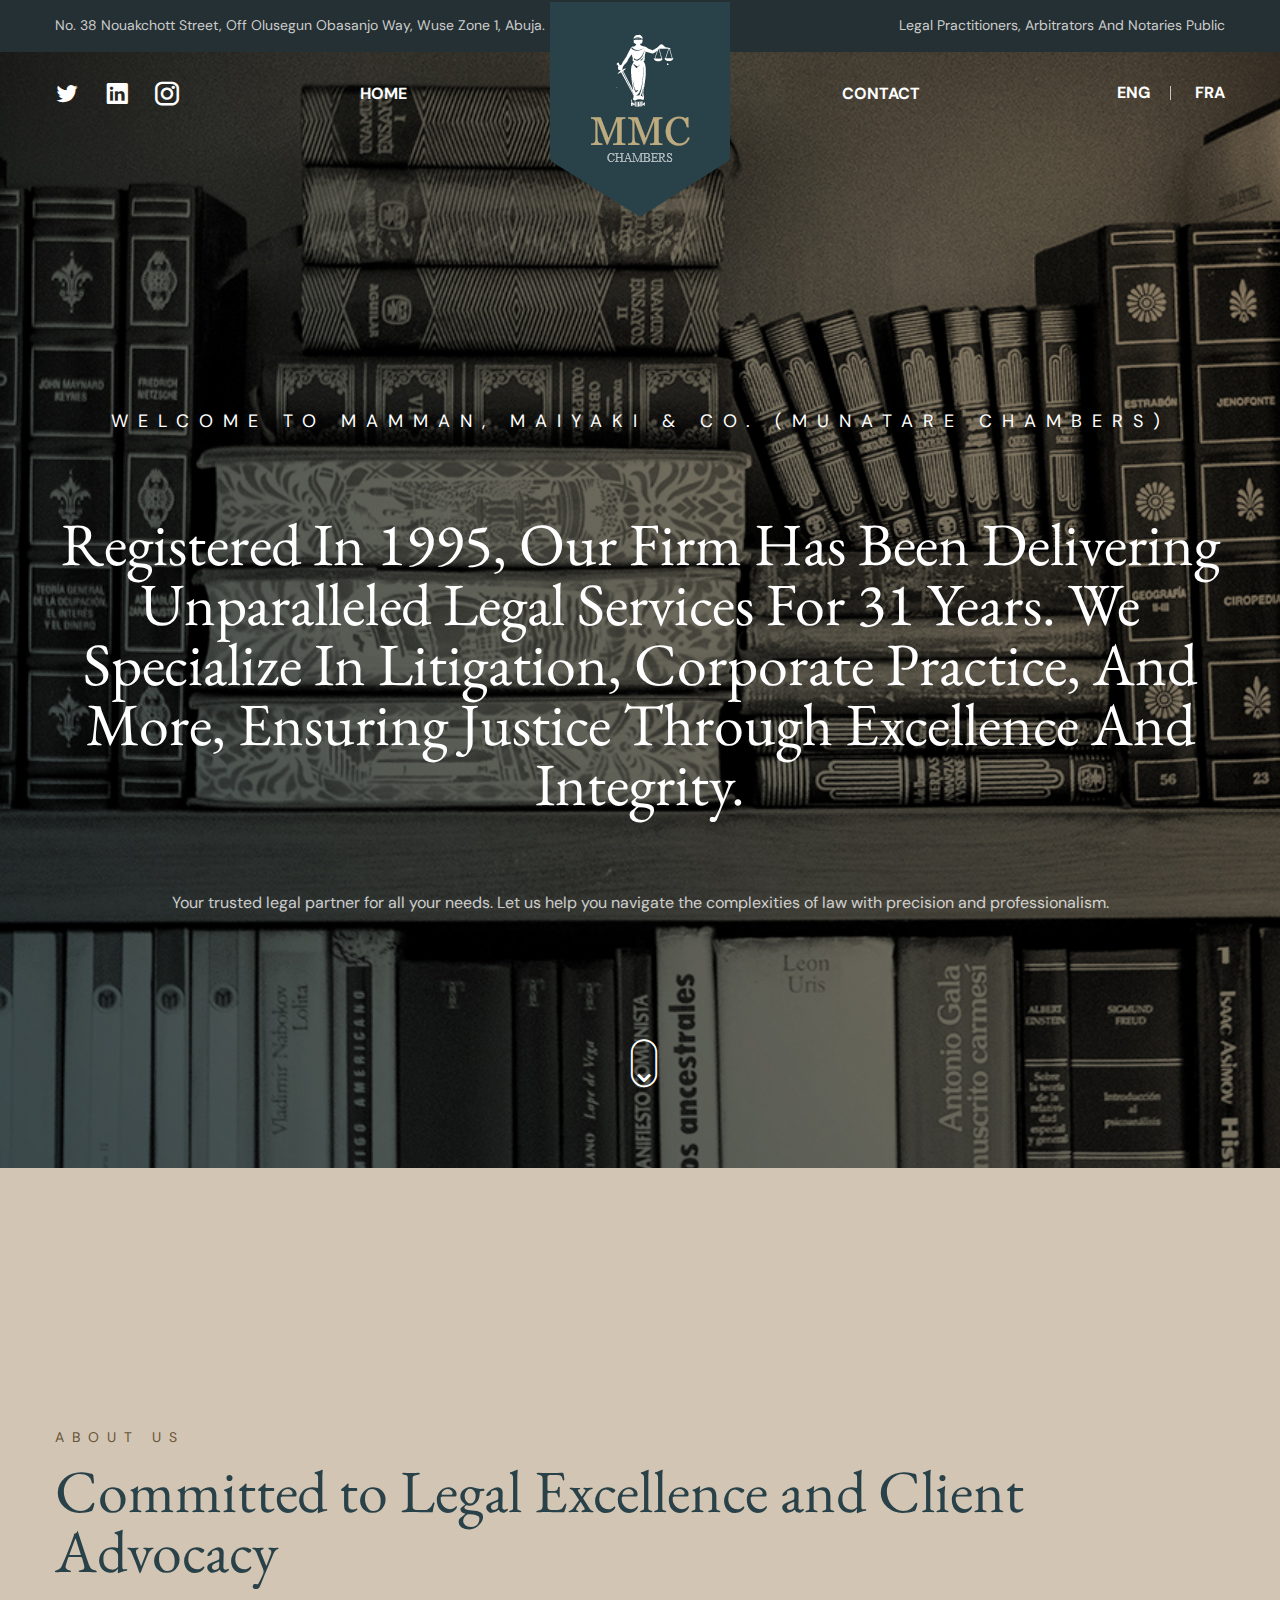
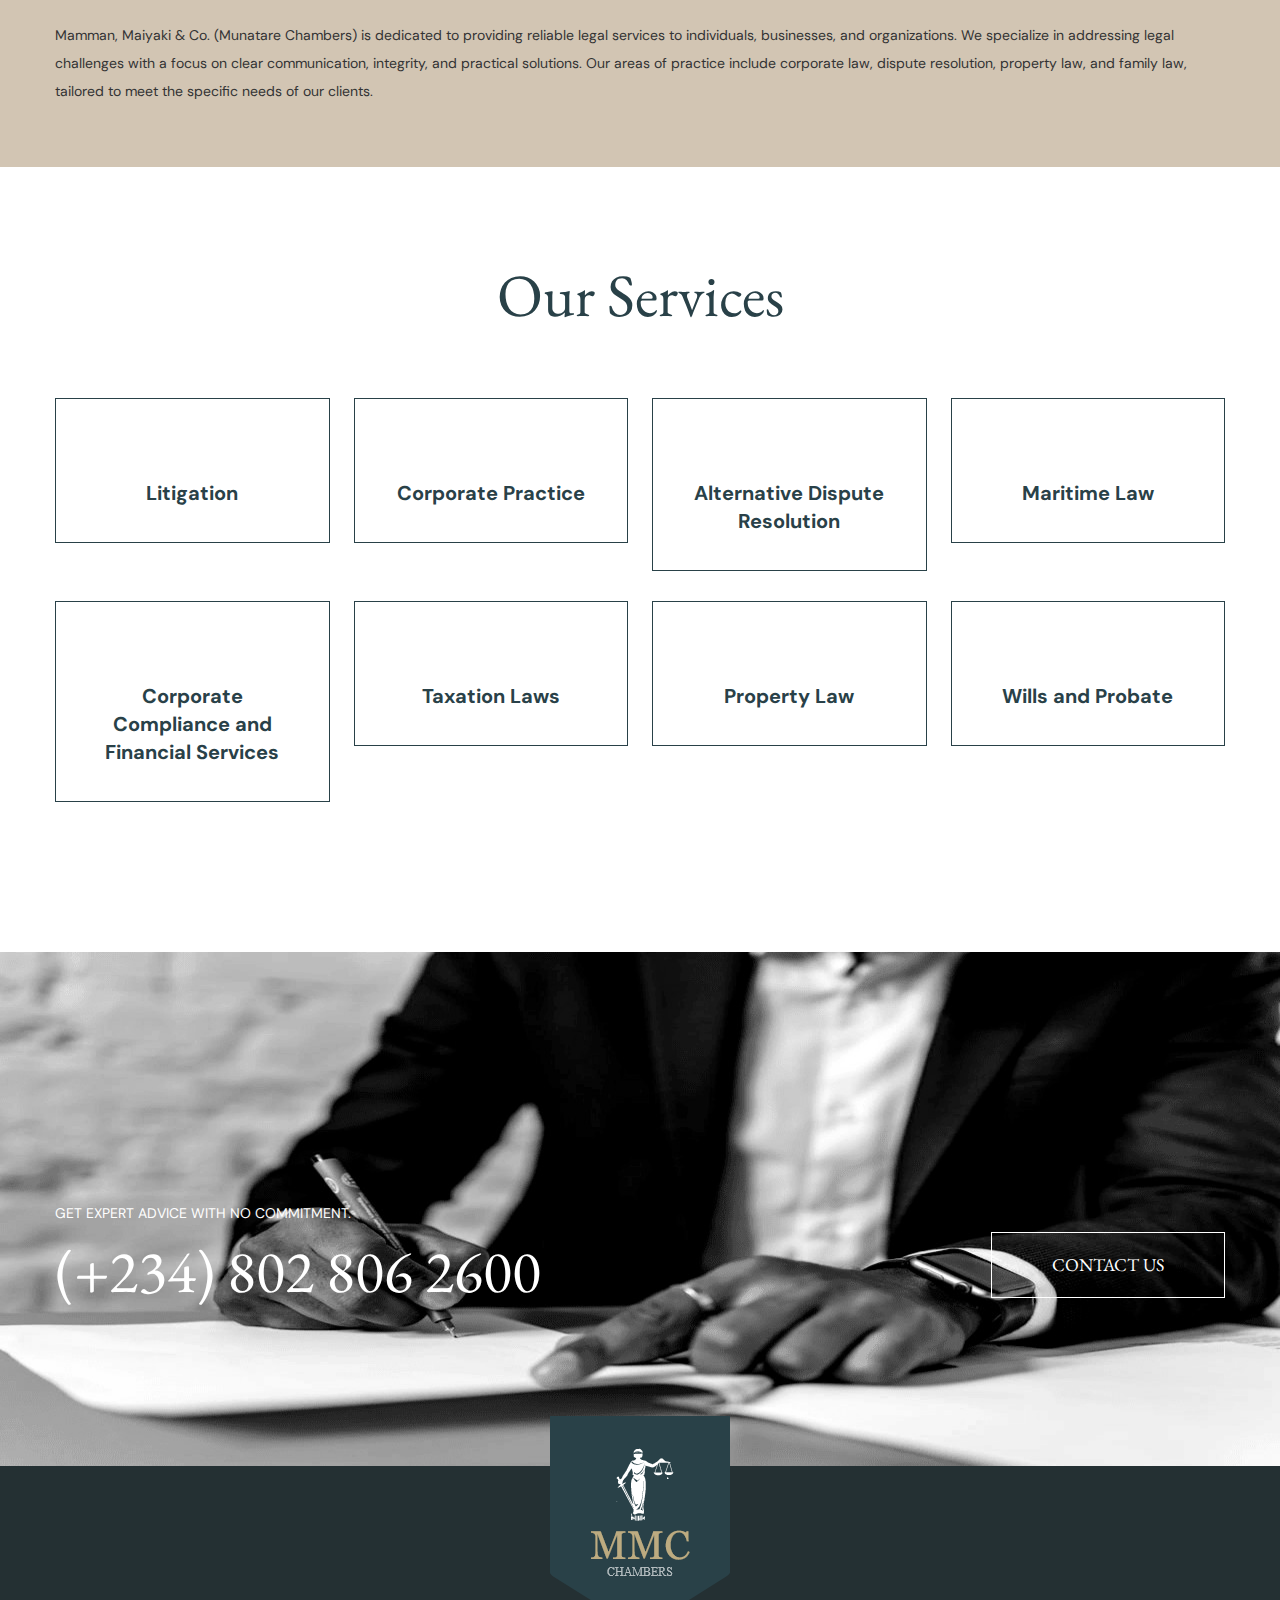
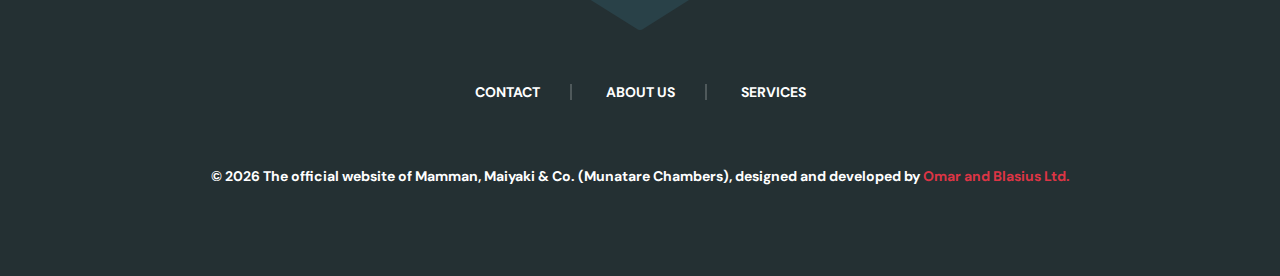
<file: index.html>
<!DOCTYPE html>
<html lang="en-US">

<head>
	<meta charset="UTF-8">
<title>Mamman, Maiyaki & Co. (Munatare Chambers)</title>
<meta name="description" content="Mamman, Maiyaki & Co. (Munatare Chambers) is a trusted law firm in Abuja, Nigeria, specializing in litigation, corporate law, and alternative dispute resolution." />
<meta name="viewport" content="width=device-width, initial-scale=1">
<link rel="profile" href="https://gmpg.org/xfn/11">
<link rel="canonical" href="Replace_with_your_PAGE_URL" />

	<!-- Stylesheets -->
	<link href="css/bootstrap.css" rel="stylesheet">
	<link href="css/main.css" rel="stylesheet">
	<link href="css/responsive.css" rel="stylesheet">

<!-- Open Graph (OG) meta tags for social media sharing -->
<meta property="og:locale" content="en_US" />
<meta property="og:type" content="website" />
<meta property="og:title" content="Mamman, Maiyaki & Co. (Munatare Chambers) - Legal Practitioners, Arbitrators, and Notaries Public" />
<meta property="og:description" content="Providing outstanding legal solutions since 1995 in Abuja, Nigeria." />
<meta property="og:url" content="Replace_with_your_PAGE_URL" />
<meta property="og:site_name" content="Mamman, Maiyaki & Co. (Munatare Chambers)" />
	<!-- For the og:image content, replace the # with a link of an image -->
<meta property="og:image" content="https://mammanmaiyakiandco.netlify.app/images/fav.png" />
<meta property="og:description" content="Mamman, Maiyaki & Co. (Munatare Chambers) - Trusted legal services in Abuja, Nigeria." />
	<!-- Fonts -->
	<link
		href="https://fonts.googleapis.com/css2?family=DM+Sans:wght@400;500;700&family=EB+Garamond:wght@400;500;600;700;800&display=swap"
		rel="stylesheet">

	<!-- Add site Favicon -->
	<link rel="shortcut icon" href="images/fav.png" type="image/x-icon">
	<link rel="icon" href="images/fav.png" type="image/x-icon">
	<meta name="msapplication-TileImage" content="images/fav.png" />

	<!-- Structured Data  -->
	<script type="application/ld+json">
		{
		"@context": "http://schema.org",
		"@type": "WebSite",
		"name": "Replace_with_your_site_title",
		"url": "Replace_with_your_site_URL"
		}
	</script>

</head>

<body>

<div class="page-wrapper">
 	
    <!-- Main Header-->
    <header class="main-header">
    	
		<!-- Header Top -->
        <div class="header-top">
            <div class="auto-container">
                <div class="inner-container clearfix">
					
					<!-- Top Left -->
                    <div class="top-left pull-left">
						<div class="text">
							No. 38 Nouakchott Street, Off Olusegun Obasanjo Way, Wuse Zone 1, Abuja.
						</div>
                    </div>
					
					<!-- Top Right -->
					<div class="top-right pull-right">
						<!-- Info List -->
						<ul class="info-list">
							<li>
								<a href="#">
									Legal Practitioners, Arbitrators and Notaries Public
								</a>
							</li>
							
						</ul>
					</div>
					
                </div>
            </div>
        </div>
		
    	<!-- Header Upper -->
        <div class="header-upper">
        	<div class="auto-container">
            	<div class="clearfix">
                	
                	<div class="pull-left logo-box">
                    	<div class="logo"><a href="index.html"><img src="images/logo.png" alt="" title=""></a></div>
						<div class="logo-two"><a href="index.html"><img src="images/logo-2.png" alt="" title=""></a></div>
                    </div>
					
                   	<div class="nav-outer clearfix">
						<!-- Mobile Navigation Toggler -->
                        <div class="mobile-nav-toggler"><span class="icon flaticon-menu"></span></div>
						<!-- Main Menu -->
						<nav class="main-menu navbar-expand-md">
							<div class="navbar-header">
								<button class="navbar-toggler" type="button" data-toggle="collapse" data-target="#navbarSupportedContent" aria-controls="navbarSupportedContent" aria-expanded="false" aria-label="Toggle navigation">
									<span class="icon-bar"></span>
									<span class="icon-bar"></span>
									<span class="icon-bar"></span>
								</button>
							</div>

							<div class="navbar-collapse show collapse clearfix" id="navbarSupportedContent">
								<ul class="navigation left-nav clearfix">
									
									<li><a href="index.html">Home</a></li>
								</ul>
								
								<ul class="navigation right-nav clearfix">
									<li><a href="contact.html">Contact</a></li>
								</ul>
								
							</div>
							
						</nav>
						
						<!-- Social Box -->
						<ul class="social-box">
							<li><a href="https://x.com/"><span class="icofont-twitter"></span></a></li>
							<li><a href="https://www.linkedin.com/"><span class="icofont-linkedin"></span></a></li>
							<li><a href="https://www.instagram.com/"><span class="icofont-instagram"></span></a></li>
						</ul>
						
						<!-- Outer Box -->
						<div class="outer-box">
							<ul class="language-nav">
								<li><a href="#">Eng</a></li>
								<li><a href="#">Fra</a></li>
							</ul>
						</div>
						
					</div>
                   
                </div>
            </div>
        </div>
        <!--End Header Upper-->
        
		<!-- Mobile Menu  -->
        <div class="mobile-menu">
            <div class="menu-backdrop"></div>
            <div class="close-btn"><span class="icon lnr lnr-cross"></span></div>
            
            <nav class="menu-box">
                <div class="nav-logo"><a href="index.html"><img src="images/logo-2.png" alt="" title=""></a></div>
                <div class="menu-outer"><!--Here Menu Will Come Automatically Via Javascript / Same Menu as in Header--></div>
            </nav>
        </div><!-- End Mobile Menu -->
		
    </header>
    <!--End Main Header -->
	
	<!-- Page Title Section -->
    <section class="page-title-section style-two" style="background-image: url(images/background/6.jpg)">
		<div class="auto-container ">
			<div class="content-boxed">
				<div class="title ">Welcome to Mamman, Maiyaki & Co. (Munatare Chambers)</div>
				<h1>
					Registered in 1995, our firm has been delivering unparalleled legal services for 31 years. We specialize in litigation, corporate practice, and more, ensuring justice through excellence and integrity.
				</h1>
				<div class="text">Your trusted legal partner for all your needs. Let us help you navigate the complexities of law with precision and professionalism.</div>
			</div>
		</div>
		<!-- Slider Icon Scroll -->
		<div class="slider-icon-scroll scroll-to-target" data-target=".about-section"><span
			class="icofont-scroll-down"></span></div>
	</section>
	<!-- End Page Title Section -->

	<!-- About Section -->
	<section class="about-section">
		<div class="auto-container">
			
			<!-- Lower Section -->
			<div class="lower-section">
				<div class="row clearfix">

					<!-- Content Column -->
					<div class="content-column col-lg-12 col-sm-12 col-sm-12">
						<div class="inner-column">
							<div class="sec-title">
								<div class="title">About us</div>
								<h2>Committed to Legal Excellence and Client Advocacy</h2>
							</div>
							<div class="text">
								Mamman, Maiyaki & Co. (Munatare Chambers) is dedicated to providing reliable legal services to individuals, businesses, and organizations. 
								We specialize in addressing legal challenges with a focus on clear communication, integrity, and practical solutions. 
								Our areas of practice include corporate law, dispute resolution, property law, and family law, tailored to meet the specific needs of our clients.
							
							</div>
						</div>
					</div>

					<!-- Image Column -->
					<!-- <div class="image-column col-lg-6 col-sm-12 col-sm-12">
						<div class="inner-column wow slideInRight" data-wow-delay="0ms" data-wow-duration="1500ms">
							<div class="image">
								<img src="images/121.png" alt="" />
							</div>
						</div>
					</div> -->

				</div>
			</div>
			<!-- End Lower Section -->

		</div>
	</section>
	<!-- End About Section -->
	
	<!-- Services Section / Style Two -->
    <section class="services-section style-two">
		<div class="auto-container">
			<!-- Sec Title -->
			<div class="sec-title centered">
				<h2>Our Services</h2>
			</div>
			<div class="row clearfix">
				
				<!-- Service Block -->
				<div class="service-block style-two col-lg-3 col-md-6 col-sm-12">
					<div class="inner-box">
						<div class="image-layer" style="background-image: url(images/resource/service-1.jpg)"></div>
						<!-- <div class="icon-box">
							<span class="icon flaticon-money-1"></span>
						</div> -->
						<h5><a>Litigation</a></h5>
					</div>
				</div>
				
				<!-- Service Block -->
				<div class="service-block style-two col-lg-3 col-md-6 col-sm-12">
					<div class="inner-box">
						<div class="image-layer" style="background-image: url(images/resource/service-1.jpg)"></div>
						<!-- <div class="icon-box">
							<span class="icon flaticon-sedan-car-front"></span>
						</div> -->
						<h5><a>Corporate Practice</a></h5>
					</div>
				</div>
				
				<!-- Service Block -->
				<div class="service-block style-two col-lg-3 col-md-6 col-sm-12">
					<div class="inner-box">
						<div class="image-layer" style="background-image: url(images/resource/service-1.jpg)"></div>
						<!-- <div class="icon-box">
							<span class="icon flaticon-shelter"></span>
						</div> -->
						<h5><a >Alternative Dispute Resolution</a></h5>
					</div>
				</div>
				
				<!-- Service Block -->
				<div class="service-block style-two col-lg-3 col-md-6 col-sm-12">
					<div class="inner-box">
						<div class="image-layer" style="background-image: url(images/resource/service-1.jpg)"></div>
						<!-- <div class="icon-box">
							<span class="icon flaticon-dollar"></span>
						</div> -->
						<h5><a >Maritime Law</a></h5>
					</div>
				</div>
				
				<!-- Service Block -->
				<div class="service-block style-two col-lg-3 col-md-6 col-sm-12">
					<div class="inner-box">
						<div class="image-layer" style="background-image: url(images/resource/service-1.jpg)"></div>
						<!-- <div class="icon-box">
							<span class="icon flaticon-trend"></span>
						</div> -->
						<h5><a >Corporate Compliance and Financial Services</a></h5>
					</div>
				</div>
				
				<!-- Service Block -->
				<div class="service-block style-two col-lg-3 col-md-6 col-sm-12">
					<div class="inner-box">
						<div class="image-layer" style="background-image: url(images/resource/service-1.jpg)"></div>
						<!-- <div class="icon-box">
							<span class="icon flaticon-plumber"></span>
						</div> -->
						<h5><a >Taxation Laws</a></h5>
					</div>
				</div>
				
				<!-- Service Block -->
				<div class="service-block style-two col-lg-3 col-md-6 col-sm-12">
					<div class="inner-box">
						<div class="image-layer" style="background-image: url(images/resource/service-1.jpg)"></div>
						<!-- <div class="icon-box">
							<span class="icon flaticon-building"></span>
						</div> -->
						<h5><a >Property Law</a></h5>
					</div>
				</div>
				
				<!-- Service Block -->
				<div class="service-block style-two col-lg-3 col-md-6 col-sm-12">
					<div class="inner-box">
						<div class="image-layer" style="background-image: url(images/resource/service-1.jpg)"></div>
						<!-- <div class="icon-box">
							<span class="icon flaticon-handcuff"></span>
						</div> -->
						<h5><a >Wills and Probate</a></h5>
					</div>
				</div>
				
			</div>
		</div>
	</section>
	<!-- End Services Section -->
	
	<!-- CTA Section -->
    <section class="cta-section" style="background-image: url(images/foo.jpg)">
		<div class="auto-container">
			<div class="clearfix">
				<div class="pull-left">
					<div class="title">Get Expert Advice with No Commitment.</div>
					<a class="phone" href="tel:+2348028062600">(+234) 802 806 2600</a>
				</div>
				<div class="pull-right">
					<a href="contact.html" class="theme-btn btn-style-two"><span class="txt">Contact Us</span></a>
				</div>
			</div>
		</div>
	</section>
	<!-- End CTA Section -->
	
	<!-- Main Footer -->
    <footer class="main-footer">
		<div class="auto-container">
			<div class="logo-box">
				<div class="logo"><a href="index.html"><img src="images/logo.png" alt="" /></a></div>
			</div>
			<ul class="footer-nav">
				<li><a href="contact.html">Contact</a></li>
				<li><a >About Us</a></li>
				<li><a >Services</a></li>
			</ul>
			<div class="copyright">
				<p> <b class="text-white">&copy; <span id="year"></span> The official website of Mamman, Maiyaki & Co. (Munatare Chambers), designed and developed by <a href="https://omarandblasius.com.ng/index.html" class="text-danger">Omar and Blasius Ltd.</a></b> </p>
			<div>
		</div>
	</footer>
	<!-- End Main Footer -->
	<script>
		document.getElementById('year').textContent = new Date().getFullYear();
	  </script>
</div>
<!--End pagewrapper-->

<!-- Scroll To Top -->
<div class="scroll-to-top scroll-to-target" data-target="html"><span class="fa fa-arrow-circle-up"></span></div>

<script src="js/jquery.js"></script>
<script src="js/popper.min.js"></script>
<script src="js/bootstrap.min.js"></script>
<script src="js/jquery.mCustomScrollbar.concat.min.js"></script>
<script src="js/jquery.fancybox.js"></script>
<script src="js/appear.js"></script>
<script src="js/wow.js"></script>
<script src="js/parallax.min.js"></script>
<script src="js/tilt.jquery.min.js"></script>
<script src="js/jquery.paroller.min.js"></script>
<script src="js/swiper.min.js"></script>
<script src="js/validate.js"></script>
<script src="js/jquery-ui.js"></script>
<script src="js/script.js"></script>

</body>
</html>
</file>
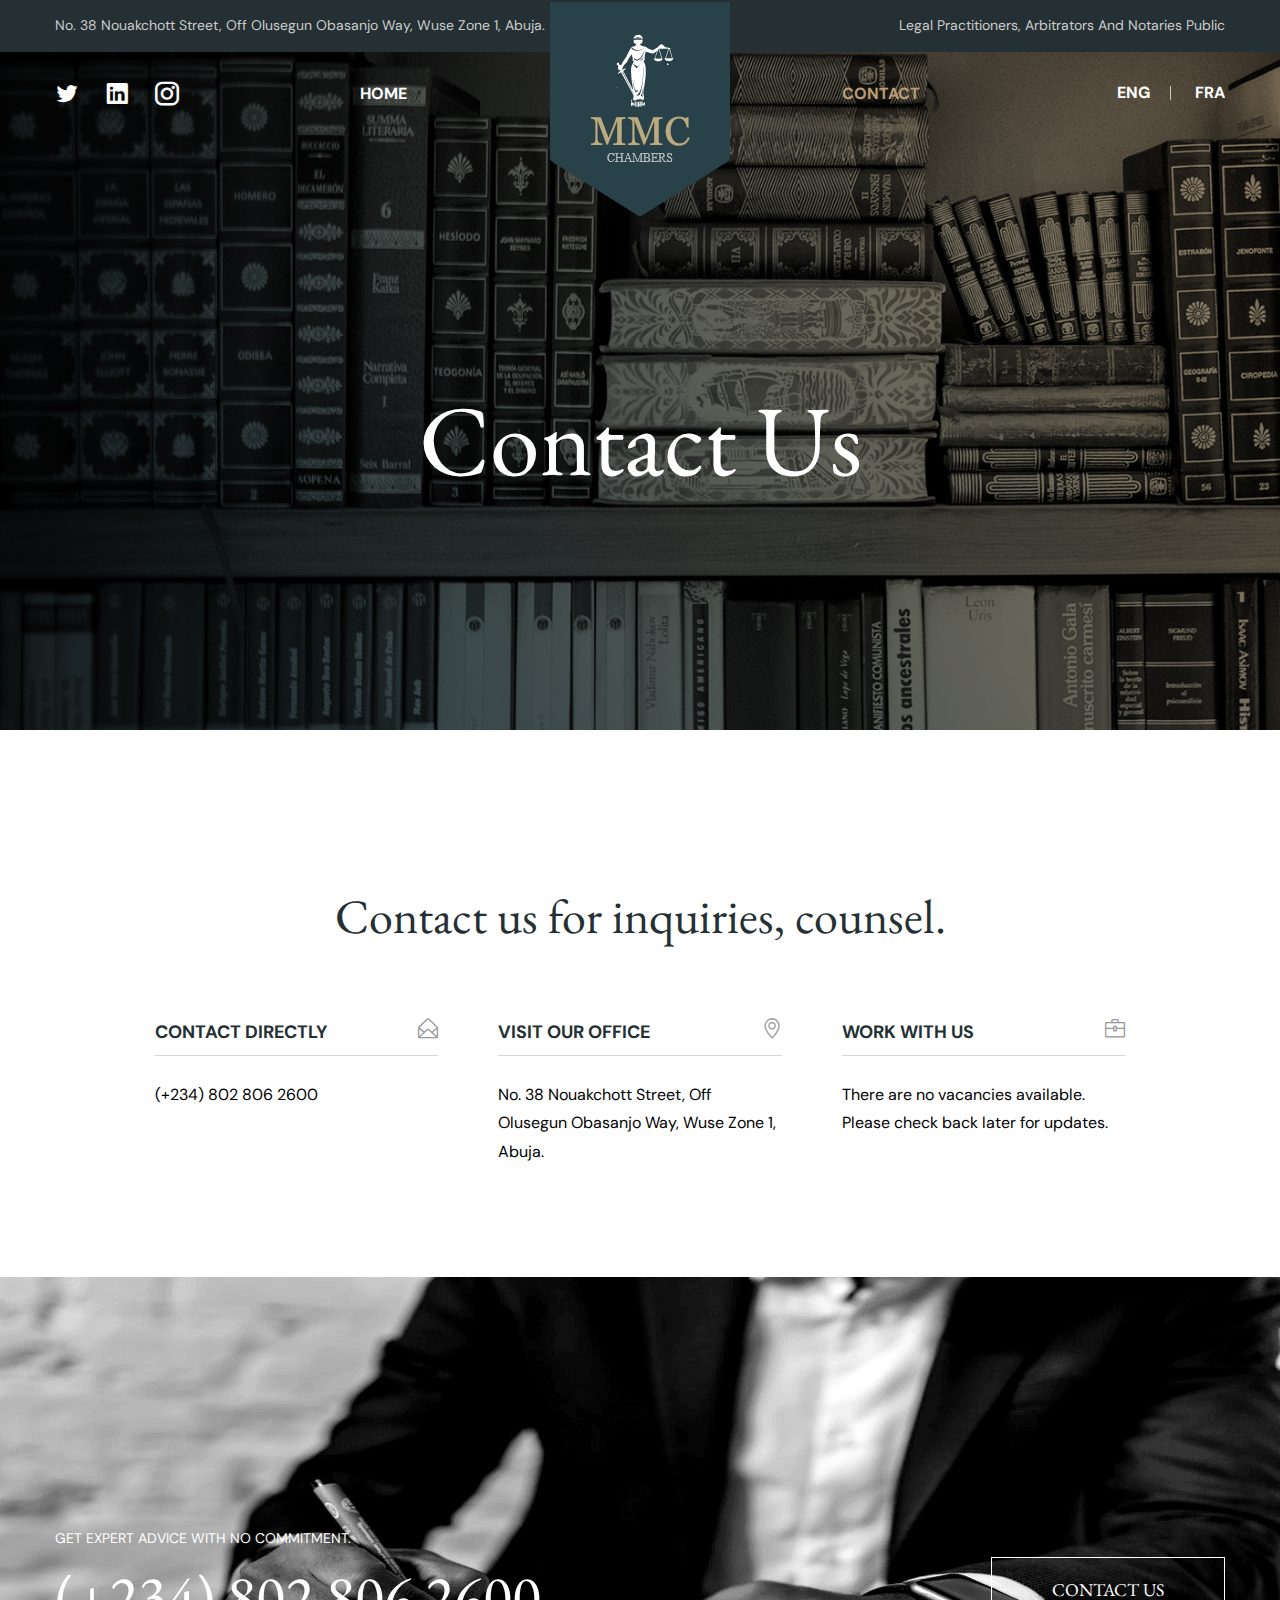
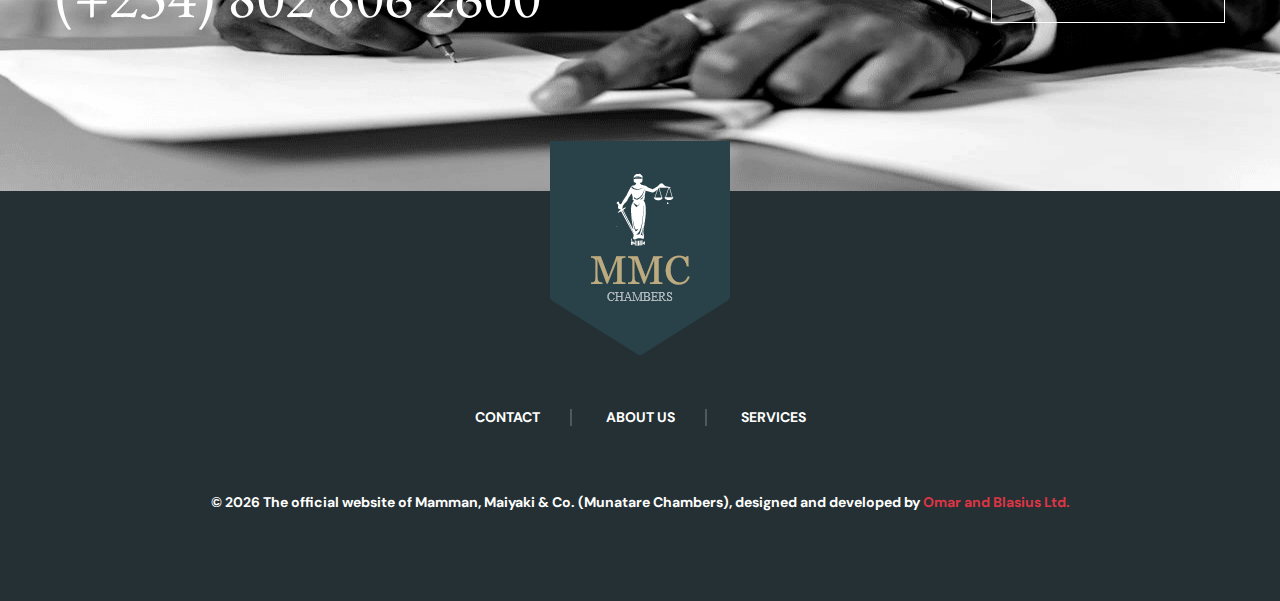
<file: contact.html>
<!DOCTYPE html>
<html lang="en-US">

<head>
	<meta charset="UTF-8">
<title>Mamman, Maiyaki & Co. (Munatare Chambers)</title>
<meta name="description" content="Mamman, Maiyaki & Co. (Munatare Chambers) is a trusted law firm in Abuja, Nigeria, specializing in litigation, corporate law, and alternative dispute resolution." />
<meta name="viewport" content="width=device-width, initial-scale=1">
<link rel="profile" href="https://gmpg.org/xfn/11">
<link rel="canonical" href="Replace_with_your_PAGE_URL" />

	<!-- Stylesheets -->
	<link href="css/bootstrap.css" rel="stylesheet">
	<link href="css/main.css" rel="stylesheet">
	<link href="css/responsive.css" rel="stylesheet">

<!-- Open Graph (OG) meta tags for social media sharing -->
<meta property="og:locale" content="en_US" />
<meta property="og:type" content="website" />
<meta property="og:title" content="Mamman, Maiyaki & Co. (Munatare Chambers) - Legal Practitioners, Arbitrators, and Notaries Public" />
<meta property="og:description" content="Providing outstanding legal solutions since 1995 in Abuja, Nigeria." />
<meta property="og:url" content="Replace_with_your_PAGE_URL" />
<meta property="og:site_name" content="Mamman, Maiyaki & Co. (Munatare Chambers)" />
	<!-- For the og:image content, replace the # with a link of an image -->
<meta property="og:image" content="https://mammanmaiyakiandco.netlify.app/images/fav.jpg" />
<meta property="og:description" content="Mamman, Maiyaki & Co. (Munatare Chambers) - Trusted legal services in Abuja, Nigeria." />
	<!-- Fonts -->
	<link
		href="https://fonts.googleapis.com/css2?family=DM+Sans:wght@400;500;700&family=EB+Garamond:wght@400;500;600;700;800&display=swap"
		rel="stylesheet">

	<!-- Add site Favicon -->
	<link rel="shortcut icon" href="images/fav.png" type="image/x-icon">
	<link rel="icon" href="images/fav.png" type="image/x-icon">
	<meta name="msapplication-TileImage" content="images/fav.png" />

	<!-- Structured Data  -->
	<script type="application/ld+json">
		{
		"@context": "http://schema.org",
		"@type": "WebSite",
		"name": "Replace_with_your_site_title",
		"url": "Replace_with_your_site_URL"
		}
	</script>

</head>


<body>

<div class="page-wrapper">
 	
    <!-- Main Header-->
    <header class="main-header">
    	
		<!-- Header Top -->
        <div class="header-top">
            <div class="auto-container">
                <div class="inner-container clearfix">
					
					<!-- Top Left -->
                    <div class="top-left pull-left">
						<div class="text">No. 38 Nouakchott Street, Off Olusegun Obasanjo Way, Wuse Zone 1, Abuja.</div>
                    </div>
					
					<!-- Top Right -->
					<div class="top-right pull-right">
						<!-- Info List -->
						<ul class="info-list">
							
							<li><a href="#">
								Legal Practitioners, Arbitrators and Notaries Public
							</a></li>
						</ul>
					</div>
					
                </div>
            </div>
        </div>
		
    	<!-- Header Upper -->
        <div class="header-upper">
        	<div class="auto-container">
            	<div class="clearfix">
                	
                	<div class="pull-left logo-box">
                    	<div class="logo"><a href="index.html"><img src="images/logo.png" alt="" title=""></a></div>
						<div class="logo-two"><a href="index.html"><img src="images/logo-2.png" alt="" title=""></a></div>
                    </div>
					
                   	<div class="nav-outer clearfix">
						<!-- Mobile Navigation Toggler -->
                        <div class="mobile-nav-toggler"><span class="icon flaticon-menu"></span></div>
						<!-- Main Menu -->
						<nav class="main-menu navbar-expand-md">
							<div class="navbar-header">
								<button class="navbar-toggler" type="button" data-toggle="collapse" data-target="#navbarSupportedContent" aria-controls="navbarSupportedContent" aria-expanded="false" aria-label="Toggle navigation">
									<span class="icon-bar"></span>
									<span class="icon-bar"></span>
									<span class="icon-bar"></span>
								</button>
							</div>

							<div class="navbar-collapse show collapse clearfix" id="navbarSupportedContent">
								<ul class="navigation left-nav clearfix">
									
									<li><a href="index.html">Home</a></li>
								</ul>
								
								<ul class="navigation right-nav clearfix">
									<li class="current"><a href="contact.html">Contact</a></li>
								</ul>
								
							</div>
							
						</nav>
						
						<!-- Social Box -->
						<ul class="social-box">
							<li><a href="https://twitter.com/"><span class="icofont-twitter"></span></a></li>
							<li><a href="https://www.behance.net/"><span class="icofont-linkedin"></span></a></li>
							<li><a href="https://www.instagram.com/"><span class="icofont-instagram"></span></a></li>
						</ul>
						
						<!-- Outer Box -->
						<div class="outer-box">
							<ul class="language-nav">
								<li><a href="#">Eng</a></li>
								<li><a href="#">Fra</a></li>
							</ul>
						</div>
						
					</div>
                   
                </div>
            </div>
        </div>
        <!--End Header Upper-->
        
		<!-- Mobile Menu  -->
        <div class="mobile-menu">
            <div class="menu-backdrop"></div>
            <div class="close-btn"><span class="icon lnr lnr-cross"></span></div>
            
            <nav class="menu-box">
                <div class="nav-logo"><a href="index.html"><img src="images/logo-2.png" alt="" title=""></a></div>
                <div class="menu-outer"><!--Here Menu Will Come Automatically Via Javascript / Same Menu as in Header--></div>
            </nav>
        </div><!-- End Mobile Menu -->
		
    </header>
    <!--End Main Header -->
	
	<!-- Page Title Section -->
    <section class="page-title-section-two style-two" style="background-image: url(images/background/6.jpg)">
		<div class="auto-container">
			<div class="content-boxed">
				<h1>Contact Us</h1>
			</div>
		</div>
	</section>
	<!-- End Page Title Section -->
	
	<!-- Contact Info Section -->
	<section class="contact-info-section">
		<div class="auto-container">
			<h3>
				Contact us for inquiries, counsel.
			</h3>
			<div class="inner-container">
				<div class="row clearfix">
					
					<!-- Info Column -->
					<div class="info-column col-lg-4 col-md-6 col-sm-12">
						<div class="inner-column">
							<div class="upper-box">
								<h6>Contact Directly</h6>
								<span class="icon icon-envelope-open"></span>
							</div>
							<ul class="info-list">
								<li><a class="phone" href="tel:+2348028062600">(+234) 802 806 2600</a></li>
							</ul>
						</div>
					</div>
					
					<!-- Info Column -->
					<div class="info-column col-lg-4 col-md-6 col-sm-12">
						<div class="inner-column">
							<div class="upper-box">
								<h6>visit our office</h6>
								<span class="icon icon-location-pin"></span>
							</div>
							<ul class="info-list">
								<li>No. 38 Nouakchott Street, Off Olusegun Obasanjo Way, Wuse Zone 1, Abuja.</li>
							</ul>
						</div>
					</div>
					
					<!-- Info Column -->
					<div class="info-column col-lg-4 col-md-6 col-sm-12">
						<div class="inner-column">
							<div class="upper-box">
								<h6>work with us</h6>
								<span class="icon icon-briefcase"></span>
							</div>
							<ul class="info-list">
								<li>
									There are no vacancies available. Please check back later for updates.
								</li>
							</ul>
						</div>
					</div>
					
				</div>
			</div>
		</div>
	</section>
	<!-- End Contact Info Section -->
	

	
	
	
	<!-- CTA Section -->
    <section class="cta-section" style="background-image: url(images/foo.jpg)">
		<div class="auto-container">
			<div class="clearfix">
				<div class="pull-left">
					<div class="title">Get Expert Advice with No Commitment.</div>
					<a class="phone" href="tel:+2348028062600">(+234) 802 806 2600</a>
				</div>
				<div class="pull-right">
					<a href="contact.html" class="theme-btn btn-style-two"><span class="txt">Contact Us</span></a>
				</div>
			</div>
		</div>
	</section>
	<!-- End CTA Section -->
	
	<!-- Main Footer -->
    <footer class="main-footer">
		<div class="auto-container">
			<div class="logo-box">
				<div class="logo"><a href="index.html"><img src="images/logo.png" alt="" /></a></div>
			</div>
			<ul class="footer-nav">
				<li><a href="contact.html">Contact</a></li>
				<li><a >About Us</a></li>
				<li><a >Services</a></li>
			</ul>
			<div class="copyright">
				<p> <b class="text-white">&copy; <span id="year"></span> The official website of Mamman, Maiyaki & Co. (Munatare Chambers), designed and developed by <a href="https://omarandblasius.com.ng/index.html" class="text-danger">Omar and Blasius Ltd.</a></b> </p>
			<div>
		</div>
	</footer>
	<!-- End Main Footer -->
	<script>
		document.getElementById('year').textContent = new Date().getFullYear();
	  </script>
	
</div>
<!--End pagewrapper-->

<!-- Scroll To Top -->
<div class="scroll-to-top scroll-to-target" data-target="html"><span class="fa fa-arrow-circle-up"></span></div>

<script src="js/jquery.js"></script>
<script src="js/popper.min.js"></script>
<script src="js/bootstrap.min.js"></script>
<script src="js/jquery.mCustomScrollbar.concat.min.js"></script>
<script src="js/jquery.fancybox.js"></script>
<script src="js/appear.js"></script>
<script src="js/wow.js"></script>
<script src="js/parallax.min.js"></script>
<script src="js/tilt.jquery.min.js"></script>
<script src="js/jquery.paroller.min.js"></script>
<script src="js/swiper.min.js"></script>
<script src="js/validate.js"></script>
<script src="js/jquery-ui.js"></script>
<script src="js/script.js"></script>

</body>
</html>
</file>
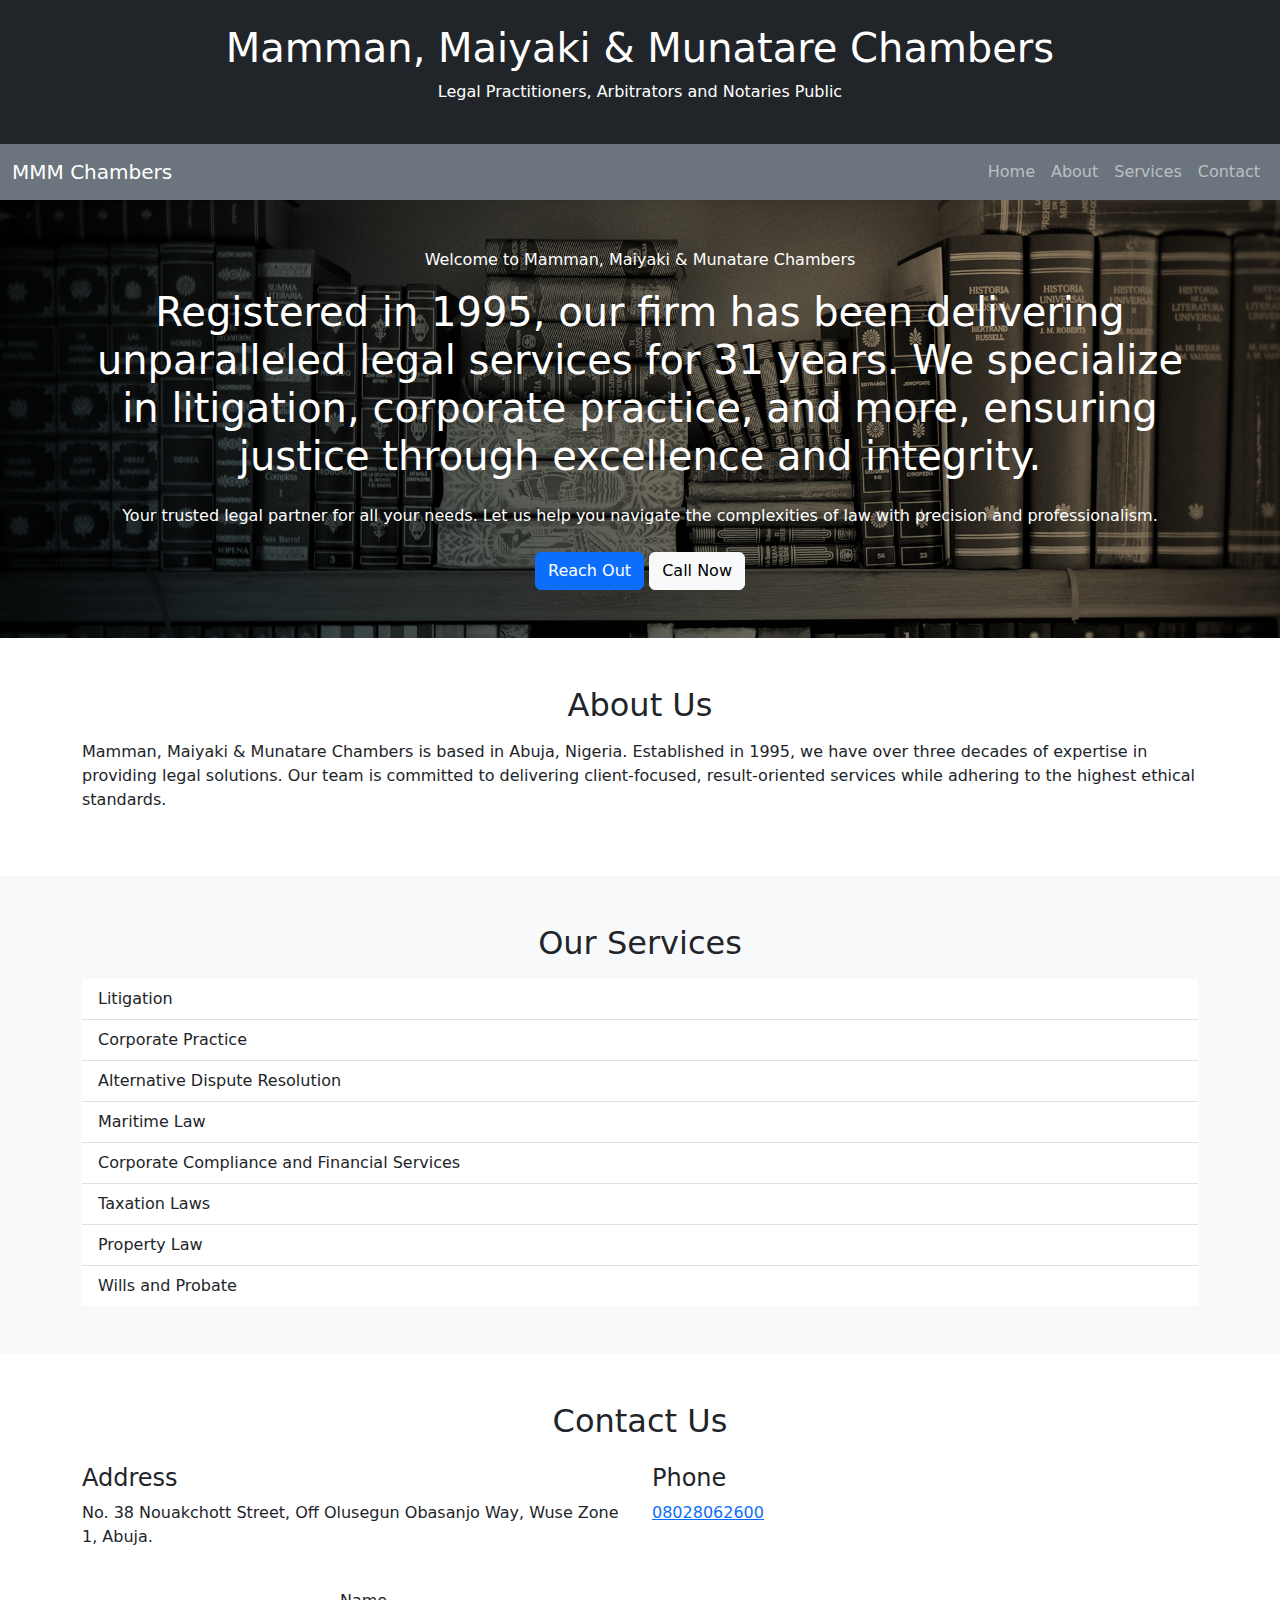
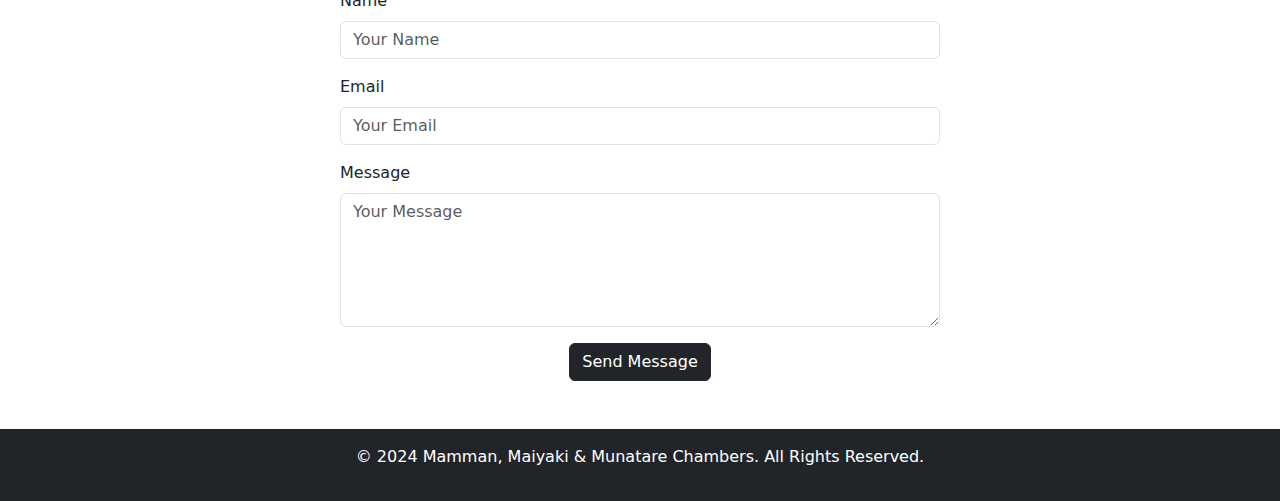
<file: main.html>
<!DOCTYPE html>
<html lang="en">
<head>
    <meta charset="UTF-8">
    <meta name="viewport" content="width=device-width, initial-scale=1.0">
    <title>Mamman, Maiyaki & Munatare Chambers</title>
    <link href="https://cdn.jsdelivr.net/npm/bootstrap@5.3.0-alpha1/dist/css/bootstrap.min.css" rel="stylesheet">
</head>
<body>

<header class="bg-dark text-white text-center py-4">
    <h1>Mamman, Maiyaki & Munatare Chambers</h1>
    <p>Legal Practitioners, Arbitrators and Notaries Public</p>
</header>

<nav class="navbar navbar-expand-lg navbar-dark bg-secondary">
    <div class="container-fluid">
        <a class="navbar-brand" href="#">MMM Chambers</a>
        <button class="navbar-toggler" type="button" data-bs-toggle="collapse" data-bs-target="#navbarNav" aria-controls="navbarNav" aria-expanded="false" aria-label="Toggle navigation">
            <span class="navbar-toggler-icon"></span>
        </button>
        <div class="collapse navbar-collapse" id="navbarNav">
            <ul class="navbar-nav ms-auto">
                <li class="nav-item"><a class="nav-link" href="#hero">Home</a></li>
                <li class="nav-item"><a class="nav-link" href="#about">About</a></li>
                <li class="nav-item"><a class="nav-link" href="#services">Services</a></li>
                <li class="nav-item"><a class="nav-link" href="#contact">Contact</a></li>
            </ul>
        </div>
    </div>
</nav>

<!-- Hero Section -->
<section id="hero" class="page-title-section style-two text-white text-center py-5" style="background-image: url(images/background/6.jpg); background-size: cover;">
    <div class="container">
        <div class="content-boxed">
            <div class="title">Welcome to Mamman, Maiyaki & Munatare Chambers</div>
            <h1 class="mt-3"><span>Registered in 1995, our firm has been delivering unparalleled legal services for 31 years. We specialize in litigation, corporate practice, and more, ensuring justice through excellence and integrity.</span></h1>
            <div class="text mt-4">Your trusted legal partner for all your needs. Let us help you navigate the complexities of law with precision and professionalism.</div>
            <a href="#contact" class="btn btn-primary mt-4">Reach Out</a>
            <a href="tel:08028062600" class="btn btn-light mt-4">Call Now</a>
        </div>
    </div>
</section>
<!-- End Hero Section -->

<!-- About Us Section -->
<section id="about" class="container py-5">
    <h2 class="text-center">About Us</h2>
    <p class="mt-3">Mamman, Maiyaki & Munatare Chambers is based in Abuja, Nigeria. Established in 1995, we have over three decades of expertise in providing legal solutions. Our team is committed to delivering client-focused, result-oriented services while adhering to the highest ethical standards.</p>
</section>

<!-- Services Section -->
<section id="services" class="bg-light py-5">
    <div class="container">
        <h2 class="text-center">Our Services</h2>
        <ul class="list-group list-group-flush mt-3">
            <li class="list-group-item">Litigation</li>
            <li class="list-group-item">Corporate Practice</li>
            <li class="list-group-item">Alternative Dispute Resolution</li>
            <li class="list-group-item">Maritime Law</li>
            <li class="list-group-item">Corporate Compliance and Financial Services</li>
            <li class="list-group-item">Taxation Laws</li>
            <li class="list-group-item">Property Law</li>
            <li class="list-group-item">Wills and Probate</li>
        </ul>
    </div>
</section>

<!-- Contact Section -->
<section id="contact" class="container py-5">
    <h2 class="text-center">Contact Us</h2>
    <div class="row mt-4">
        <div class="col-md-6">
            <h4>Address</h4>
            <p>No. 38 Nouakchott Street, Off Olusegun Obasanjo Way, Wuse Zone 1, Abuja.</p>
        </div>
        <div class="col-md-6">
            <h4>Phone</h4>
            <p><a href="tel:08028062600">08028062600</a></p>
        </div>
    </div>
    <form class="mt-4 mx-auto" style="max-width: 600px;">
        <div class="mb-3">
            <label for="name" class="form-label">Name</label>
            <input type="text" class="form-control" id="name" placeholder="Your Name" required>
        </div>
        <div class="mb-3">
            <label for="email" class="form-label">Email</label>
            <input type="email" class="form-control" id="email" placeholder="Your Email" required>
        </div>
        <div class="mb-3">
            <label for="message" class="form-label">Message</label>
            <textarea class="form-control" id="message" rows="5" placeholder="Your Message" required></textarea>
        </div>
        <div class="text-center">
            <button type="submit" class="btn btn-dark">Send Message</button>
        </div>
    </form>
</section>

<footer class="bg-dark text-white text-center py-3">
    <p>&copy; 2024 Mamman, Maiyaki & Munatare Chambers. All Rights Reserved.</p>
</footer>

<script src="https://cdn.jsdelivr.net/npm/bootstrap@5.3.0-alpha1/dist/js/bootstrap.bundle.min.js"></script>
</body>
</html>
</file>
<file: css/responsive.css>
/* Lawa  HTML Template*/

	@media only screen and (max-width: 1750px){
		
	}
	
	@media only screen and (max-width: 1140px){
	
	.main-header{
		margin:0px !important;
	}
	
	.main-menu .navigation > li{
		margin-left:0px;
	}
	
	.main-header .outer-box .buttons-box .theme-btn{
		font-size:16px;
	}
	
	.main-menu .navigation > li{
		margin-right:25px;
	}
	
	.main-header .header-upper .outer-container{
		padding:0px 15px;
	}
	
	.news-block-two .inner-box h4 a br,
	.news-block .inner-box h4 a br,
	.service-block .inner-box .text br{
		display:none;
	}
	
	.service-block .inner-box{
		padding-left:15px;
		padding-right:15px;
	}
	
	.banner-section-two .swiper-button-prev{
		left:25px;
	}
	
	.banner-section-two .swiper-button-next{
		right:25px;
	}
	
	.related-projects,
	.blog-detail .inner-box,
	.our-blogs{
		padding-right:0px;
	}
	
	.banner-section-two .content-boxed h1{
		font-size:70px;
	}
	
	.contact-info-section .row{
		margin:0px -15px;
	}
	
	.contact-info-section .info-column{
		padding:0px 15px;
	}
	
	.price-block .inner-box{
		padding-left:20px;
		padding-right:20px;
	}
	
	.team-section .swiper-button-next{
		margin-right:0px;
	}
	
	.team-section .swiper-button-prev{
		margin-left:0px;
	}
	
}

@media only screen and (min-width: 768px){
	.main-menu .navigation > li > ul,
	.main-menu .navigation > li > ul > li > ul,
	.main-menu .navigation > li > ul > li > ul > li > ul,
	.main-menu .navigation > li > ul > li > ul > li > ul > li > ul{
		display:block !important;
		visibility:hidden;
		opacity:0;
	}
}

@media only screen and (max-width: 1023px){
	
	.main-header .sticky-header .pull-right{
		width:100%;
	}
	
	.main-header .main-box .logo-box {
		position:relative;
		left:0px;
		top:0px;
		right:0px;
		bottom:0px;
		margin:0px;
		text-align:left;
	}
	
	.main-header .header-upper{
		padding-top:0px;
	}
	
	.main-header,
	.main-header.fixed-header{
		position:relative;
		background-color:#222222;
	}
	
	.main-menu .navigation > li{
		margin-right:18px;
	}
	
	.main-header .header-upper .social-box li{
		margin-right:15px;
	}
	
	.main-header .header-upper .outer-container{
		padding:0px 15px;
	}
	
	.main-menu{
		width:auto;
		max-width:490px;
	}
	
	.main-header .header-upper .outer-box{
		padding:0px;
		display:none;
	}
	
	h1{
		font-size:60px;
	}
	
	.main-header .header-upper .logo-box .logo{
		padding:20px 0px;
	}
	
	.main-header .header-top .info-list li{
		font-size:13px;
	}
	
	.banner-section .swiper-slide{
		padding-top:180px;
	}
	
	.banner-section .content-boxed .text,
	.banner-section .content-boxed h1{
		margin-top:30px;
	}
	
	.about-section .lower-section .content-column .text br{
		display:none;
	}
	
	.about-section .lower-section .content-column .inner-column{
		padding-top:0px;
	}
	
	.about-section .lower-section .content-column .text{
		margin-bottom:30px;
	}
	
	.about-section .lower-section .image-column .image{
		margin-left:-100px;
		margin-top:50px;
	}
	
	.page-title-section{
		padding-top:250px;
		padding-bottom:150px;
	}
	
	.page-title-section .content-boxed h1{
		font-size:100px;
	}
	
	.page-title-section.style-two{
		padding-top:180px;
	}
	
	.page-title-section.style-two .content-boxed h1{
		font-size:60px;
	}
	
	.page-title-section .content-boxed .text{
		margin-top:40px;
	}
	
	.page-title-section-two{
		padding-top:220px;
	}
	
	.page-title-section-two .content-boxed h1{
		margin-top:30px;
		font-size:60px;
	}
	
	.service-detail .inner-box .two-column .row{
		margin:0px -12px;
	}
	
	.service-detail .inner-box .two-column .column{
		padding:0px 12px;
	}
	
	.banner-section-two .swiper-slide{
		padding-top:180px;
	}
	
	.banner-section-two .content-boxed h1{
		margin-top:25px;
	}
	
	.page-title-section-three{
		padding-top:160px;
	}
	
	.page-title-section-three h2{
		font-size:40px;
	}
	
	.page-title-section-two.style-two{
		padding-top:200px;
		padding-bottom:180px;
	}
	
	.contact-info-section h3{
		font-size:38px;
	}
	
	.contact-info-section h3 br{
		display:none;
	}
	
	.map-section{
		padding-bottom:140px;
	}
	
	.main-menu{
		display:none;
	}
	
	.nav-outer .mobile-nav-toggler{
		display: block;
		margin: 0;
		padding: 15px 0px;
		margin-left: 0px;
		font-size:32px;
		margin-top:0px;
	}
	
	#navbarSupportedContent{
		display:block;
	}
	
	.mCSB_inside > .mCSB_container{
		margin-right:0px;
	}
	
	.accordion-box .block{
		margin-bottom:22px;
	}
	
}

@media only screen and (max-width: 900px){
	
	.pricing-section .inner-container .price-block:nth-child(2) .inner-box{
		border-right:0px;
	}
	
	.price-block .inner-box .list li{
		padding-left:20px;
		padding-right:20px;
	}
	
	.pricing-section .inner-container .price-block:nth-child(3) .inner-box{
		border-top:1px solid #a0b1b6;
	}
	
}

@media only screen and (max-width: 767px){
	
	.sec-title .text br{
		display: none;
	}
	
	.main-menu .navigation > li.has-mega-menu{
		position:relative !important;	
	}
	
	.header-upper .logo-outer {
		position:relative;
		left:0px;
		top:0px;
		right:0px;
		bottom:0px;
		width:100%;
		margin:0px;
	}
	
	.main-menu{
		width:100%;
		
	}
	
	.main-menu .navbar-collapse {
	   max-height:300px;
	   max-width:none;
		overflow:auto;
		float:none !important;
		width:100% !important;
		padding:0px 0px 0px;
		border:none;
		margin:0px 0px 15px;
		-ms-border-radius:0px;
		-moz-border-radius:0px;
		-webkit-border-radius:0px;
		-o-border-radius:0px;
		border-radius:0px;
		box-shadow:none;
   }
   
	.main-menu .navbar-collapse.in,
	.main-menu .collapsing{
		padding:0px 0px 0px;
		border:none;
		margin:0px 0px 15px;
		-ms-border-radius:0px;
		-moz-border-radius:0px;
		-webkit-border-radius:0px;
		-o-border-radius:0px;
		border-radius:0px;
		box-shadow:none;	
	}
	
	.main-menu .navbar-header{
		position:relative;
		float:none;
		display:block;
		text-align:right;
		width:100%;
		padding:15px 0px;
		right:0px;
		z-index:12;
	}
	
	.main-menu .navbar-header .navbar-toggle{
		display:inline-block;
		z-index:12;
		border:1px solid #cc8809;
		float:none;
		margin:0px 0px 0px 0px;
		border-radius:0px;
		background:#cc8809;
	}
	
	.main-menu .navbar-header .navbar-toggle .icon-bar{
		background:#ffffff;	
	}
	
	.main-menu .navbar-collapse > .navigation{
		float:none !important;
		margin:0px !important;
		width:100% !important;
		background:#2c2c2c;
		border:1px solid #ffffff;
		border-top:none;
	}
	
	.main-menu .navbar-collapse > .navigation > li{
		margin:0px !important;
		float:none !important;
		padding:0px !important;
		width:100%;
	}
	
	.main-menu .navigation > li > a,
	.main-menu .navigation > li > ul:before{
		border:none;	
	}
	
	.main-menu .navbar-collapse > .navigation > li > a{
		padding:10px 10px !important;
		border:none !important;
	}
	
	.main-menu .navigation li.dropdown > a:after,
	.main-menu .navigation > li.dropdown > a:before,
	.main-menu .navigation > li > ul > li > a::before,
	.main-menu .navigation > li > ul > li > ul > li > a::before{
		color:#ffffff !important;
		right:15px;
		font-size:16px;
		display:none !important;
	}
	
	.main-menu .navbar-collapse > .navigation > li > ul,
	.main-menu .navbar-collapse > .navigation > li > ul > li > ul{
		position:relative;
		border:none;
		float:none;
		visibility:visible;
		opacity:1;
		display:none;
		margin:0px;
		left:auto !important;
		right:auto !important;
		top:auto !important;
		padding:0px;
		outline:none;
		width:100%;
		background:#2c2c2c;
		-webkit-border-radius:0px;
		-ms-border-radius:0px;
		-o-border-radius:0px;
		-moz-border-radius:0px;
		border-radius:0px;
		transition:none !important;
		-webkit-transition:none !important;
		-ms-transition:none !important;
		-o-transition:none !important;
		-moz-transition:none !important;
	}
	
	.main-menu .navbar-collapse > .navigation > li,
	.main-menu .navbar-collapse > .navigation > li > ul > li,
	.main-menu .navbar-collapse > .navigation > li > ul > li > ul > li{
		border-top:1px solid rgba(255,255,255,1) !important;
		border-bottom:none;
		opacity:1 !important;
		top:0px !important;
		left:0px !important;
		visibility:visible !important;
	}
	
	.main-menu .navbar-collapse > .navigation > li:first-child{
		border:none;	
	}
	
	.main-menu .navbar-collapse > .navigation > li > a,
	.main-menu .navbar-collapse > .navigation > li > ul > li > a,
	.main-menu .navbar-collapse > .navigation > li > ul > li > ul > li > a{
		padding:10px 10px !important;
		line-height:22px;
		color:#ffffff;
		background:#2c2c2c;
		text-align:left;
	}
	
	.main-menu .navbar-collapse > .navigation > li > a:hover,
	.main-menu .navbar-collapse > .navigation > li > a:active,
	.main-menu .navbar-collapse > .navigation > li > a:focus{
		background:#cc8809;
	}
	
	.main-menu .navbar-collapse > .navigation > li:hover > a,
	.main-menu .navbar-collapse > .navigation > li > ul > li:hover > a,
	.main-menu .navbar-collapse > .navigation > li > ul > li > ul > li:hover > a,
	.main-menu .navbar-collapse > .navigation > li.current > a,
	.main-menu .navbar-collapse > .navigation > li.current-menu-item > a{
		background:#2c2c2c;
		color:#ffffff !important;
	}
	
	.main-menu .navbar-collapse > .navigation li.dropdown .dropdown-btn{
		display:block;
	}
	
	.main-slider .owl-nav,
	.main-menu .navbar-collapse > .navigation li.dropdown:after,
	.main-menu .navigation > li > ul:before{
		display:none !important;	
	}
	
	.main-header .header-upper .outer-box{
		position:absolute;
		left:0px;
		top:0px;
		right:auto;
		z-index:12;
		padding-left:0px;
		padding-top:4px;
		margin-left:0px;
		display:none;
	}
	
	.main-header .main-box .logo-box{
		float:none;
		text-align:center;
		padding-bottom:10px;
	}
	
	.main-header .header-lower .outer-box{
		position:absolute;
		z-index:12;
		display:block;
	}
	
	.main-menu .navbar-header .navbar-toggler{
		display: inline-block;
		z-index: 12;
		width: 50px;
		height: 40px;
		float: none;
		padding: 0px;
		text-align: center;
		border-radius: 0px;
	    background: none;
		border: 1px solid #ffffff;
	}
	
	.main-menu .navbar-header .navbar-toggler .icon-bar{
		position: relative;
		background: #ffffff;
		height: 2px;
		width: 26px;
		display: block;
		margin:0 auto;
		margin:5px 11px;
	}
	
	.main-header .header-upper .search-box-outer .dropdown-menu{
		top:51px !important;
		left: 0px;
		right: auto;
	}
	
	.main-header .header-upper .logo-box{
		z-index:20;
	}
	
	
	
	.sticky-header .mobile-nav-toggler{
		display:block;
		color:#ffffff;
		font-size: 28px;
		padding: 25px 0px;
		cursor:pointer;
	}
	
	.sec-title{
		margin-bottom:40px;
	}
	
	.sec-title h2{
		font-size:40px;
	}
	
	.cta-section{
		text-align:center;
	}
	
	.cta-section .pull-left,
	.cta-section .pull-right{
		width:100%;
	}
	
	.cta-section .theme-btn{
		margin-top:60px;
	}
	
	.service-block .inner-box h5 a br{
		display:none;
	}
	
	.service-block .inner-box .text{
		max-width:350px;
		margin:0 auto;
		margin-top:15px;
	}
	
	.team-section .swiper-button-next{
		top:45%;
	}
	
	.team-section .swiper-button-prev{
		top:45%;
	}
	
	.page-title-section-three h2 br,
	.about-block .inner-box h3 a br{
		display:none;
	}
	
	.about-block .inner-box h3{
		font-size:26px;
	}
	
	.main-header .header-upper .logo-box{
		top:0px;
	}
	
	.consulation-section .inner-container{
		padding:50px 25px 35px;
	}
	
	.about-section .lower-section .image-column .image img{
		max-width:100%;
	}
	
	.page-title-section .content-boxed h1{
		letter-spacing:1px;
	}
	
	.page-title-section.style-two .content-boxed h1{
		font-size:40px;
		margin-top:35px;
	}
	
	.pricing-section .inner-container .price-block .inner-box{
		border-right:0px;
		border-bottom:1px solid #a0b1b6;
	}
	
	.pricing-section .inner-container .price-block:nth-child(3) .inner-box{
		border-right:0px;
		border-top:0px;
	}
	
	.service-detail .inner-box .lawyer-gallery .image img{
		width:100%;
		display:block;
	}
	
	.banner-section-two .content-boxed h1{
		font-size:45px;
	}
	
	.page-title-section-three{
		padding-top:200px;
	}
	
	.blog-detail .inner-box blockquote{
		padding-left:15px;
	}
	
	.main-footer .footer-nav li{
		padding:0px 20px;
	}
	
}

@media only screen and (max-width: 599px){
	
	.sec-title h2{
		font-size:34px;
	}
	
	.main-header .header-top .top-left,
	.main-header .header-top .top-right{
		width:100%;
		text-align:center;
	}
	
	.main-header .header-top .top-left .text{
		margin-bottom:6px;
	}
	
	.banner-section .content-boxed .title{
		letter-spacing:0px;
	}
	
	h1{
		font-size:40px;
	}
	
	.banner-section-two .content-boxed .text br,
	.page-title-section-two .content-boxed .text br,
	.accordion-box .block .acc-btn br,
	.testimonial-block .inner-box .text br,
	.blog-detail .inner-box blockquote .blockquote-text br,
	.page-title-section .content-boxed .text br,
	.banner-section .content-boxed .text br{
		display:none;
	}
	
	.news-block .inner-box .image{
		top:8px;
	}
	
	h4{
		font-size:20px;
	}
	
	.news-block .inner-box{
		padding-left:160px;
	}
	
	.cta-section .phone{
		font-size:40px;
	}
	
	.main-footer .footer-nav li{
		padding:0px 12px;
	}
	
	.main-footer .social-box{
		margin-top:50px;
	}
	
	.pricing-section .inner-container .price-block{
		width:100%;
	}
	
	.news-block-two .inner-box{
		padding-left:0px;
	}
	
	.news-block-two .inner-box .image{
		position:relative;
		width:100%;
		margin-bottom:25px;
	}
	
	.page-title-section-three h2{
		font-size:30px;
	}
	
	.blog-detail .inner-box .post-share-options .tags a{
		margin-bottom:8px;
	}
	
	.page-title-section-two .content-boxed h1{
		font-size:40px;
	}
	
	.contact-info-section h3{
		font-size:30px;
	}
	
	.sec-title .title,
	.page-title-section .content-boxed .title{
		letter-spacing:4px;
	}
	
}

@media only screen and (max-width: 479px) {
	
	.main-header .header-top{
		z-index:10;
	}
	
	.main-header .header-upper .logo-box{
		left:15px;
		margin-left:0px;
		margin-top:-30px;
	}
	
	.main-header .header-upper .social-box{
		display:none;
	}
	
	.testimonial-block .inner-box{
		padding:0px 20px 30px;
	}
	
	.page-title-section{
		padding-top:200px;
	}
	
	.page-title-section .content-boxed h1{
		margin-top:20px;
		font-size:60px;
	}
	
	.btn-style-three{
		padding:9px 44px;
	}
	
}
</file>
<file: css/main.css>
/* LAWA - Law Firm HTML Template */

/************ TABLE OF CONTENTS ***************
1. Fonts
2. Reset
3. Global
4. Main Header
5. Main Slider
6. About Section
7. Services Section
8. Testimonial Section
9. Clients Section
10. Team Section
11. Default Section
12. Consulation Section
13. CTA Section
14. Main Footer
15. Page Title Section
16. Service Widgets Section
17. Blog Section
18. Blog Widgets
19. Blog Detail
20. Contact Info Section
21. Contact Map Section
22. Contact Form Section

**********************************************/

/*
	
	font-family: 'DM Sans', sans-serif;
	font-family: 'EB Garamond', serif;
	
*/

@import url('flaticon.css');
@import url('animate.css');
@import url('elegenticon.css');
@import url('linearicons.css');
@import url('swiper.css');
@import url('jquery-ui.css');
@import url('animation.css');
@import url('icofont.min.css');
@import url('simple-line-icons.css');
@import url('fontawesome.min.css');
@import url('jquery.fancybox.min.css');
@import url('jquery.mCustomScrollbar.min.css');

/*** 

====================================================================
	Reset
====================================================================

 ***/
 
* {
	margin:0px;
	padding:0px;
	border:none;
	outline:none;
}

@font-face {
  font-family: "icofont";
  src: url("../fonts/icofont.eot");
  src: url("../fonts/icofont.eot?#iefix") format("embedded-opentype"),
       url("../fonts/icofont.woff") format("woff"),
       url("../fonts/icofont.ttf") format("truetype"),
       url("../fonts/icofont.svg#icofont") format("svg");
  font-weight: 400;
  font-style: normal;
}

@font-face {
  font-family: "simple-line-icons";
  src: url("../fonts/simple-Line-Icons.eot");
  src: url("../fonts/simple-Line-Icons.eot?#iefix") format("embedded-opentype"),
       url("../fonts/simple-Line-Icons.woff") format("woff"),
       url("../fonts/simple-Line-Icons.ttf") format("truetype"),
       url("../fonts/simple-Line-Icons.svg#simple-Line-Icons") format("svg");
  font-weight: 400;
  font-style: normal;
}

/*** 

====================================================================
	Global Settings
====================================================================

 ***/

body {
	font-family: 'DM Sans', sans-serif;
	font-size:14px;
	color:#777777;
	line-height:1.7em;
	font-weight:400;
	background:#ffffff;
	-webkit-font-smoothing: antialiased;
	-moz-font-smoothing: antialiased;
}

.color-palate{
	display:none;
}

.bordered-layout .page-wrapper{
	padding:0px 50px 0px;
}

a{
	text-decoration:none;
	cursor:pointer;
	color:#294148;
}

button,
a:hover,a:focus,a:visited{
	text-decoration:none;
	outline:none !important;
}

h1,h2,h3,h4,h5,h6 {
	position:relative;
	font-weight:normal;
	margin:0px;
	background:none;
	line-height:1.6em;
	font-family: 'EB Garamond', serif;
}

.pull-left{
	float:left;
}

.pull-right{
	float:right;
}

/* Typography */

h1{
	font-size:100px;
}

h2{
	font-size:60px;
}

h3{
	font-size:30px;
}

h4{
	font-size:24px;
}

h5{
	font-size:20px;
}

h6{
	font-size:18px;
}

input,button,select,textarea{
	
}

textarea{
	overflow:hidden;
}

p{
	position:relative;
	line-height:1.8em;	
}

.auto-container{
	position:static;
	max-width:1200px;
	padding:0px 15px;
	margin:0 auto;
}

.medium-container{
	max-width:850px;
}

.page-wrapper{
	position:relative;
	margin:0 auto;
	width:100%;
	min-width:300px;
}

ul,li{
	list-style:none;
	padding:0px;
	margin:0px;	
}

img{
	display:inline-block;
	max-width:100%;
}

.theme-btn{
	display:inline-block;
	transition:all 0.3s ease;
	-moz-transition:all 0.3s ease;
	-webkit-transition:all 0.3s ease;
	-ms-transition:all 0.3s ease;
	-o-transition:all 0.3s ease;
}

.centered{
	text-align:center;	
}

/*Btn Style One*/

.btn-style-one{
	position: relative;
	display: inline-block;
	font-size: 16px;
	line-height: 30px;
	color: #bc9e74;
	padding: 15px 40px;
	font-weight: 400;
	overflow: hidden;
	border-radius:0px;
	background-color: #294148;
	text-transform: uppercase;
	font-family: 'EB Garamond', serif;
}

.btn-style-one:before{
	position: absolute;
	content: '';
    top: 0;
    left: 0;
    width: 100%;
    height: 100%;
    z-index: 1;
    opacity: 0;
    background-color: #262626;
    -webkit-transition: all 0.4s;
    -moz-transition: all 0.4s;
    -o-transition: all 0.4s;
    transition: all 0.4s;
    -webkit-transform: scale(0.2, 1);
    transform: scale(0.2, 1);
}

.btn-style-one i{
	position:relative;
	top:1px;
	margin-left:4px;
}

.btn-style-one .txt{
	position:relative;
	z-index:1;
}

.btn-style-one:hover::before{
    opacity: 1;
    -webkit-transform: scale(1, 1);
    transform: scale(1, 1);
}

.btn-style-one:hover{
	color: #ffffff;
}

/* Btn Style Two */

.btn-style-two{
	position: relative;
	display: inline-block;
	font-size: 18px;
	line-height: 30px;
	color: #ffffff;
	padding: 17px 60px;
	font-weight: 400;
	overflow:hidden;
	cursor:pointer;
	border-radius:0px;
	text-transform:uppercase;
	border:1px solid #ffffff;
	font-family: 'EB Garamond', serif;
}

.btn-style-two:before{
	position: absolute;
	content: '';
    top: 0;
    left: 0;
    width: 100%;
    height: 100%;
    z-index: 1;
    opacity: 0;
    background-color: #bc9e74;
    -webkit-transition: all 0.4s;
    -moz-transition: all 0.4s;
    -o-transition: all 0.4s;
    transition: all 0.4s;
    -webkit-transform: scale(0.2, 1);
    transform: scale(0.2, 1);
}

.btn-style-two i{
	position:relative;
	top:1px;
	margin-left:4px;
}

.btn-style-two .txt{
	position:relative;
	z-index:1;
}

.btn-style-two:hover::before{
    opacity: 1;
    -webkit-transform: scale(1, 1);
    transform: scale(1, 1);
}

.btn-style-two:hover{
	color: #ffffff;
	border-color:#bc9e74;
}

/* Btn Style Three */

.btn-style-three{
	position: relative;
	display: inline-block;
	font-size: 14px;
	line-height: 30px;
	color: #294148;
	padding: 9px 58px;
	font-weight: 400;
	overflow:hidden;
	cursor:pointer;
	border-radius:0px;
	text-transform:uppercase;
	border:1px solid #294148;
	font-family: 'EB Garamond', serif;
}

.btn-style-three:before{
	position: absolute;
	content: '';
    top: 0;
    left: 0;
    width: 100%;
    height: 100%;
    z-index: 1;
    opacity: 0;
    background-color: #294148;
    -webkit-transition: all 0.4s;
    -moz-transition: all 0.4s;
    -o-transition: all 0.4s;
    transition: all 0.4s;
    -webkit-transform: scale(0.2, 1);
    transform: scale(0.2, 1);
}

.btn-style-three .txt{
	position:relative;
	z-index:1;
}

.btn-style-three:hover::before{
    opacity: 1;
    -webkit-transform: scale(1, 1);
    transform: scale(1, 1);
}

.btn-style-three:hover{
	color: #bc9e74;
	border-color:#294148;
}

/* Social Icon One */

.social-icon-one{
	position: relative;
	display: block;
}

.social-icon-one li{
	position: relative;
	margin-left:9px;
	display: inline-block;
}

.social-icon-one li a{
	position: relative;
	width:32px;
	height:32px;
	display: block;
	font-size: 14px;
	line-height: 32px;
	color: #cccccc;
	text-align:center;
	border-radius:2px;
	background-color:#333333;
	-webkit-transition: all 300ms ease;
	-moz-transition: all 300ms ease;
	-ms-transition: all 300ms ease;
	-o-transition: all 300ms ease;
	transition: all 300ms ease;
}

.social-icon-one li a:hover{
	color: #333333;
	background-color:#feec42;
}

.theme_color{
	color:#294148;
}

img{
	display:inline-block;
	max-width:100%;
	height:auto;	
}

/*** 

====================================================================
	Scroll To Top style
====================================================================

***/

.scroll-to-top{
	position:fixed;
	bottom:15px;
	right:15px;
	width:60px;
	height:60px;
	color:#ffffff;
	font-size:24px;
	text-transform:uppercase;
	line-height:60px;
	text-align:center;
	z-index:100;
	cursor:pointer;
	background:#0a0a0a;
	display:none;
	-webkit-transition:all 300ms ease;
	-ms-transition:all 300ms ease;
	-o-transition:all 300ms ease;
	-moz-transition:all 300ms ease;
	transition:all 300ms ease;		
}

.scroll-to-top:hover{
	color:#ffffff;
	background:#294148;
}

/*** 

====================================================================
	Section Title
====================================================================

***/

.sec-title{
	position:relative;
	z-index:1;
	margin-bottom:70px;
}

.sec-title .title{
	position:relative;
	color:#bc9e74;
	font-size:14px;
	line-height:1.3em;
	letter-spacing:8px;
	text-transform:uppercase;
}

.sec-title h2{
	position:relative;
	color:#294148;
	font-weight:400;
	line-height:1.1em;
	margin-top:15px;
}

.sec-title .text{
	position:relative;
	color:#333333;
	font-size:14px;
	line-height:1.8em;
	margin-top:25px;
}

.sec-title.centered{
	text-align: center !important;
}

.sec-title.light .title{
	color:#bc9e74;
}

.sec-title.light h2{
	color:#ffffff;
}

/* List Style One */

.list-style-one{
	position:relative;
	z-index:1;
}

.list-style-one li{
	position:relative;
	color:#4a4a4a;
	font-size:16px;
	font-weight:400;
	margin-bottom:15px;
	padding-left:35px;
	line-height:1.8em;
}

.list-style-one li:before{
	position:absolute;
	left:0px;
	top:2px;
	content:'\f12f';
	color:#fdb231;
	font-size:22px;
	font-weight:400;
	display:block;
	font-family: "Flaticon";
}

/*** 

====================================================================
	Main Header style
====================================================================

***/

.main-header{
	position:absolute;
	z-index:999;
	width:100%;
	-ms-animation-duration: 500ms;
    -moz-animation-duration: 500ms;
    -op-animation-duration: 500ms;
    -webkit-animation-duration: 500ms;
    animation-duration: 500ms;
}

/* Header Top */

.main-header .header-top{
	position:relative;
	padding:14px 0px;
	background-color:#243033;
}

.main-header .header-top .inner-container{
	position:relative;
}

.main-header .header-top .top-left{
	position: relative;
	float:left;
}

.main-header .header-top .info-list{
	position:relative;
}

.main-header .header-top .info-list li{
	position: relative;
	color:#cccccc;
	font-size:14px;
	margin-right:15px;
	padding-right:15px;
	display:inline-block;
}

.main-header .header-top .info-list li:before{
	position:absolute;
	content:'/';
	right:-5px;
	top:1px;
	font-size:15px;
	color:#cccccc;
	font-weight:300;
}

.main-header .header-top .info-list li:last-child::before{
	display:none;
}

.main-header .header-top .info-list li:last-child{
	margin-right:0px;
	padding-right:0px;
}

.main-header .header-top .info-list li a{
	position: relative;
	color:#cccccc;
	text-transform:capitalize;
	-webkit-transition:all 300ms ease;
	-ms-transition:all 300ms ease;
	-o-transition:all 300ms ease;
	-moz-transition:all 300ms ease;
	transition:all 300ms ease;
}

.main-header .header-top .info-list li a:hover{
	color:#bc9e74;
}

.main-header .header-top .top-left .text{
	position: relative;
	color:#cccccc;
	font-size:14px;
	font-weight:400;
}



.main-header .main-box{
	position:relative;
	padding:0px 0px;
	left:0px;
	top:0px;
	width:100%;
	background:none;
	-webkit-transition:all 300ms ease;
	-ms-transition:all 300ms ease;
	-o-transition:all 300ms ease;
	-moz-transition:all 300ms ease;
	transition:all 300ms ease;
}

.main-header .main-box .outer-container{
	position:relative;
	padding:0px 40px;
}

.main-header .main-box .logo-box{
	position:relative;
	float:left;
	left:0px;
	z-index:10;
	padding:30px 0px;
}

.main-header .main-box .logo-box .logo img{
	display:inline-block;
	max-width:100%;
	-webkit-transition:all 300ms ease;
	-ms-transition:all 300ms ease;
	-o-transition:all 300ms ease;
	-moz-transition:all 300ms ease;
	transition:all 300ms ease;	
}

.main-header .header-upper .outer-container{
	padding:0px 15px;
	max-width:1700px;
	margin:0 auto;
}

.main-header .header-upper{
	position:relative;
	z-index:1;
	transition:all 300ms ease;
	-moz-transition:all 300ms ease;
	-webkit-transition:all 300ms ease;
	-ms-transition:all 300ms ease;
	-o-transition:all 300ms ease;
}

.main-header .header-upper .outer-box .nav-toggler{
	position:relative;
	font-size:28px;
	color:#ff9600;
	cursor:pointer;
	display:inline-block;
}

.main-header.fixed-header .header-upper .outer-box{
	
}

.main-header.fixed-header .header-upper .logo-box{
	margin-top:0px;
	top:0px;
	padding-bottom:0px;
	background-image:none;
}

.main-header.fixed-header .header-upper .logo-box .logo{
	display:none;
}

.main-header.fixed-header .header-upper .logo-box .logo-two{
	display:block;
}

.main-header.fixed-header .main-menu .navigation > li > a{
	color:#ffffff;
}

.main-header.fixed-header .main-menu .navigation > li.current > a,
.main-header.fixed-header .main-menu .navigation > li:hover > a{
	color:#bc9e74;
}

/* Search Box Outer */

.main-header .header-upper .search-box-outer{
	position:relative;
	float:left;
}

.main-header .header-upper .search-box-btn{
	position:relative;
	float:left;
	top:0px;
	margin-top:6px;
	display:block;
	font-size:18px;
	color:#ec2b3e;
	line-height:26px;
	cursor:pointer;
	background:none;
	transition:all 500ms ease;
	-moz-transition:all 500ms ease;
	-webkit-transition:all 500ms ease;
	-ms-transition:all 500ms ease;
	-o-transition:all 500ms ease;
}

.main-header .header-upper .search-box-btn:after{
	display:none;
}

/* Sticky Header */

.sticky-header{
	position:fixed;
	opacity:0;
	visibility:hidden;
	left:0px;
	top:0px;
	width:100%;
	padding:0px 0px;
	background:#222222;
	z-index:0;
	transition:all 500ms ease;
	-moz-transition:all 500ms ease;
	-webkit-transition:all 500ms ease;
	-ms-transition:all 500ms ease;
	-o-transition:all 500ms ease;
}

.sticky-header .logo{
	padding:8px 0px 8px;
}

.fixed-header .sticky-header{
	z-index:999;
	opacity:1;
	visibility:visible;
	-ms-animation-name: fadeInDown;
	-moz-animation-name: fadeInDown;
	-op-animation-name: fadeInDown;
	-webkit-animation-name: fadeInDown;
	animation-name: fadeInDown;
	-ms-animation-duration: 500ms;
	-moz-animation-duration: 500ms;
	-op-animation-duration: 500ms;
	-webkit-animation-duration: 500ms;
	animation-duration: 500ms;
	-ms-animation-timing-function: linear;
	-moz-animation-timing-function: linear;
	-op-animation-timing-function: linear;
	-webkit-animation-timing-function: linear;
	animation-timing-function: linear;
	-ms-animation-iteration-count: 1;
	-moz-animation-iteration-count: 1;
	-op-animation-iteration-count: 1;
	-webkit-animation-iteration-count: 1;
	animation-iteration-count: 1;	
}

.sticky-header .main-menu .navigation > li > a{
	padding:23px 0px  !important;
	color:#ffffff !important;
}

.sticky-header .main-menu .navigation > li > a:after{
	display:none;
}

.main-header .nav-outer{
	position:relative;
	transition: all 500ms ease;
    -moz-transition: all 500ms ease;
    -webkit-transition: all 500ms ease;
    -ms-transition: all 500ms ease;
    -o-transition: all 500ms ease;
}

.main-header .header-upper .logo-box{
	position:absolute;
	left:50%;
	top:-50px;
	z-index:10;
	margin-left:-90px;
	padding-bottom:55px;
	transition: all 500ms ease;
    -moz-transition: all 500ms ease;
    -webkit-transition: all 500ms ease;
    -ms-transition: all 500ms ease;
    -o-transition: all 500ms ease;
	background:url(../images/background/logo-bg.png) no-repeat;
}

.main-header .header-upper .logo-box .logo{
	position:relative;
	padding:0px 0px 0px;
	transition: all 500ms ease;
    -moz-transition: all 500ms ease;
    -webkit-transition: all 500ms ease;
    -ms-transition: all 500ms ease;
    -o-transition: all 500ms ease;
}

.main-header .header-upper .logo-two{
	position:relative;
	left:0px;
	right:0px;
	width:180px;
	padding:17px 0px;
	text-align:center;
	display:none;
}

.main-header .header-upper .outer-box{
	position:absolute;
	right:0px;
	top:30px;
	transition:all 500ms ease;
	-moz-transition:all 500ms ease;
	-webkit-transition:all 500ms ease;
	-ms-transition:all 500ms ease;
	-o-transition:all 500ms ease;
}

.main-header .nav-outer .outer-box .language-nav{
	position:relative;
}

.main-header .nav-outer .outer-box .language-nav li{
	position:relative;
	line-height:1em;
	display:inline-block;
}

.main-header .nav-outer .outer-box .language-nav li:first-child{
	padding-right:20px;
	margin-right:20px;
	border-right:1px solid rgba(255,255,255,0.70);
}

.main-header .nav-outer .outer-box .language-nav li a{
	position:relative;
	color:#ffffff;
	font-size:16px;
	font-weight:700;
	text-transform:uppercase;
	transition:all 300ms ease;
	-moz-transition:all 300ms ease;
	-webkit-transition:all 300ms ease;
	-ms-transition:all 300ms ease;
	-o-transition:all 300ms ease;
}

.main-header .nav-outer .outer-box .language-nav li a:hover{
	color:#bc9e74;
}

.main-header .main-menu .navigation.left-nav{
	float:left;
	text-align:left;
}

.main-header .main-menu .navigation.right-nav{
	float:right;
	text-align:right;
}

.main-header .header-upper .social-box{
	position:absolute;
	left:0px;
	top:30px;
	transition:all 500ms ease;
	-moz-transition:all 500ms ease;
	-webkit-transition:all 500ms ease;
	-ms-transition:all 500ms ease;
	-o-transition:all 500ms ease;
}

.main-header .header-upper .social-box li{
	position:relative;
	margin-right:22px;
	display:inline-block;
}

.main-header .header-upper .social-box li a{
	position:relative;
	color:#ffffff;
	font-size:24px;
	transition:all 500ms ease;
	-moz-transition:all 500ms ease;
	-webkit-transition:all 500ms ease;
	-ms-transition:all 500ms ease;
	-o-transition:all 500ms ease;
}

.main-header .header-upper .social-box li a:hover{
	color:#bc9e74;
}

.main-menu{
	position:static;
	width:100%;
	max-width:560px;
	margin:0 auto;
	transition: all 500ms ease;
    -moz-transition: all 500ms ease;
    -webkit-transition: all 500ms ease;
    -ms-transition: all 500ms ease;
    -o-transition: all 500ms ease;
}

.main-menu .navbar-collapse{
	padding:0px;
	display:block;
}

.main-menu .navigation{
	position:static;
	margin:0px;
	width:100%;
}

.main-menu .navigation > li{
	position:relative;
	float:none;
	display:inline-block;
	margin-right:40px;
	text-align:left;
	transition:all 500ms ease;
	-moz-transition:all 500ms ease;
	-webkit-transition:all 500ms ease;
	-ms-transition:all 500ms ease;
	-o-transition:all 500ms ease;
}

.main-menu .navigation > li:last-child{
	margin-right:0px;
}

.main-header .header-upper .upper-right{
	position:relative;
}

.main-menu .navigation > li > a{
	position:relative;
	display:block;
	color:#ffffff;
	text-align:center;
	line-height:30px;
	text-transform:uppercase;
	letter-spacing:0px;
	opacity:1;
	font-weight:700;
	padding:27px 0px;
	font-size:16px;
	transition:all 500ms ease;
	-moz-transition:all 500ms ease;
	-webkit-transition:all 500ms ease;
	-ms-transition:all 500ms ease;
	-o-transition:all 500ms ease;
}

.main-menu .navigation > li:hover > a,
.main-menu .navigation > li.current > a{
	color:#bc9e74;
}

.main-menu .navigation > li:hover > a,
.main-menu .navigation > li.current > a,
.main-header.light-version .main-menu .navigation > li:hover > a,
.main-header.light-version .main-menu .navigation > li.current > a{
	opacity:1;
}

.main-menu .navigation > li > ul{
	position:absolute;
	left:-30px;
	top:100%;
	width:230px;
	z-index:100;
	display:none;
	opacity: 0;
    visibility: hidden;
    transition: all 900ms ease;
    -moz-transition: all 900ms ease;
    -webkit-transition: all 900ms ease;
    -ms-transition: all 900ms ease;
    -o-transition: all 900ms ease;
	padding:20px 15px;
	border-radius:10px;
	background-color: #ffffff;
	box-shadow: 0px 0px 10px rgba(0,0,0,0.10);
}

.main-menu .navigation > li > ul.from-right{
	left:auto;
	right:0px;	
}

.main-menu .navigation > li > ul > li{
	position:relative;
	width:100%;
}

.main-menu .navigation > li > ul > li > a{
	position:relative;
	display:block;
	padding:6px 18px;
	line-height:24px;
	font-weight:500;
	font-size:15px;
	text-transform:capitalize;
	color:#222222;
	padding-left:10px;
	transition:all 500ms ease;
	-moz-transition:all 500ms ease;
	-webkit-transition:all 500ms ease;
	-ms-transition:all 500ms ease;
	-o-transition:all 500ms ease;
}

.main-menu .navigation > li > ul > li > a:before{
	position: absolute;
    top: -6px;
    left: 8px;
    color: transparent;
    content: '.';
    text-shadow: 0 0 transparent;
    font-size: 2em;
    line-height: 1em;
    -webkit-transition: text-shadow 0.3s, color 0.3s;
    -moz-transition: text-shadow 0.3s, color 0.3s;
    transition: text-shadow 0.3s, color 0.3s;
    pointer-events: none;
    animation: opacitychange 1s ease-in-out infinite;
}

.main-menu .navigation > li > ul > li:hover > a::before{
	opacity:1;
	color:#000000;
	text-shadow: 8px 0 #294148, -8px 0 #294148;
}

.main-menu .navigation > li > ul > li:hover > a{
	color:#294148;
	padding-left:30px;
}

.main-menu .navigation > li > ul > li.dropdown > a:after{
	font-family: 'Font Awesome 5 Free';
	content: "\f105";
	position:absolute;
	right:10px;
	top:10px;
	width:10px;
	height:20px;
	display:block;
	color:#253d4a;
	line-height:20px;
	font-size:16px;
	font-weight:normal;
	text-align:center;
	z-index:5;	
	font-weight:800;
}

.main-menu .navigation > li > ul > li.dropdown:hover > a:after{
	color:#222222;	
}

.main-menu .navigation > li > ul > li > ul{
	position:absolute;
	left:120%;
	top:0%;
	width:230px;
	z-index:100;
	display:none;
	transition: all 900ms ease;
    -moz-transition: all 900ms ease;
    -webkit-transition: all 900ms ease;
    -ms-transition: all 900ms ease;
    -o-transition: all 900ms ease;
	padding:20px 15px;
	border-radius:10px;
	background-color: #ffffff;
	box-shadow: 0px 0px 10px rgba(0,0,0,0.10);
}

.main-menu .navigation > li > ul > li > ul.from-right{
	left:auto;
	right:0px;	
}

.main-menu .navigation > li > ul > li > ul > li{
	position:relative;
	width:100%;
}

.main-menu .navigation > li > ul > li > ul > li:last-child{
	
}

.main-menu .navigation > li > ul > li > ul > li > a{
	position: relative;
    display: block;
    padding: 6px 18px;
    line-height: 24px;
    font-weight: 500;
    font-size: 15px;
    text-transform: capitalize;
    color: #222222;
    padding-left: 10px;
    transition: all 500ms ease;
    -moz-transition: all 500ms ease;
    -webkit-transition: all 500ms ease;
    -ms-transition: all 500ms ease;
    -o-transition: all 500ms ease;
}

.main-menu .navigation > li > ul > li > ul > li > a:before{
	position: absolute;
    top: -6px;
    left: 8px;
    color: transparent;
    content: '.';
    text-shadow: 0 0 transparent;
    font-size: 2em;
    line-height: 1em;
    -webkit-transition: text-shadow 0.3s, color 0.3s;
    -moz-transition: text-shadow 0.3s, color 0.3s;
    transition: text-shadow 0.3s, color 0.3s;
    pointer-events: none;
    animation: opacitychange 1s ease-in-out infinite;
}

.main-menu .navigation > li > ul > li > ul > li:hover > a::before{
	opacity:1;
	color:#000000;
	text-shadow: 8px 0 #294148, -8px 0 #294148;
}

.main-menu .navigation > li > ul > li > ul > li:hover > a{
	color:#294148;
	padding-left:30px;
}

.main-menu .navigation > li > ul > li > ul > li.dropdown > a:after{
	font-family: 'FontAwesome';
	content: "\f105";
	position:absolute;
	right:10px;
	top:11px;
	width:10px;
	height:20px;
	display:block;
	color:#272727;
	line-height:20px;
	font-size:16px;
	font-weight:normal;
	text-align:center;
	z-index:5;	
}

.main-menu .navigation > li > ul > li > ul > li.dropdown:hover > a:after{
	color:#ffffff;	
}

.main-menu .navigation > li.dropdown:hover > ul{
	visibility:visible;
	opacity:1;
	top:100%;
	left:0px;
}

.main-menu .navigation li > ul > li.dropdown:hover > ul{
	visibility:visible;
	opacity:1;
	top:0;
	left:107%;
	transition:all 300ms ease;
	-moz-transition:all 300ms ease;
	-webkit-transition:all 500ms ease;
	-ms-transition:all 300ms ease;
	-o-transition:all 300ms ease;	
}

.main-menu .navbar-collapse > ul li.dropdown .dropdown-btn{
	position:absolute;
	right:10px;
	top:6px;
	width:30px;
	height:30px;
	text-align:center;
	color:#ffffff;
	line-height:28px;
	border:1px solid #ffffff;
	background-size:20px;
	cursor:pointer;
	z-index:5;
	display:none;
}

.main-header .header-upper .outer-box .social-icon-one{
	position: relative;
	float:left;
}

.main-header.fixed-header .header-upper{
	position:fixed;
	left: 0px;
    right: 0px;
    top: 0px;
    z-index: 9999;
    width: 100%;
	padding-top:0px;
    transition: all 500ms ease;
    -moz-transition: all 500ms ease;
    -webkit-transition: all 500ms ease;
    -ms-transition: all 500ms ease;
    -o-transition: all 500ms ease;
	background-color:#222222;
	border-bottom:1px solid rgba(255,255,255,0.10);
}

.main-header .header-upper .outer-box .sidebar-btn{
	position:relative;
	width:52px;
	height:52px;
	float:left;
	color:#ffffff;
	font-size:18px;
	margin-left:14px;
	cursor:pointer;
	line-height:52px;
	text-align:center;
	border-radius:50px;
	background-color:#05db56;
}

.main-menu .navigation > li > ul > li > ul > li > ul{
	position: absolute;
    left: 100%;
    top: 100%;
    width: 210px;
    z-index: 100;
    display: none;
    opacity: 0;
    text-align: left;
    visibility: hidden;
    transition: all 900ms ease;
    -moz-transition: all 900ms ease;
    -webkit-transition: all 900ms ease;
    -ms-transition: all 900ms ease;
    -o-transition: all 900ms ease;
    padding: 0px 0px;
    background-color: #1e1e1e;
    box-shadow: 0px 0px 10px rgba(0,0,0,0.10);
}

.main-menu .navigation > li > ul > li > ul > li > ul > li{
    position: relative;
    width: 100%;
    border-bottom: 1px solid rgba(255,255,255,0.10);
}

.main-menu .navigation > li > ul > li > ul > li > ul > li > a{
	position: relative;
    padding: 10px 18px;
    display: block;
    line-height: 20px;
    font-weight: 400;
    font-size: 12px;
    color: rgba(255,255,255,0.50);
    letter-spacing: 1px;
    text-transform: uppercase;
    transition: all 500ms ease;
    -moz-transition: all 500ms ease;
    -webkit-transition: all 500ms ease;
    -ms-transition: all 500ms ease;
    -o-transition: all 500ms ease;
}

.main-menu .navigation > li > ul > li > ul > li.dropdown:hover > ul {
    visibility: visible;
    opacity: 1;
    border-top: 0px !important;
    -moz-transform: rotateX(0deg);
    -webkit-transform: rotateX(0deg);
    -ms-transform: rotateX(0deg);
    -o-transform: rotateX(0deg);
    transform: rotateX(0deg);
}

.main-menu .navigation > li > ul > li > ul > li > ul > li > a:hover{
	background-color:#294148;
	color:#ffffff;
}

.main-header .header-upper .outer-box .menu-toggler{
	position:relative;
	float:right;
	cursor:pointer;
	color:#ffffff;
	font-size:28px;
	margin-left:30px;
	padding-left:30px;
}

.main-header .header-upper .outer-box .menu-toggler:before{
    position: absolute;
    content: '';
    left: 0px;
    top: 5px;
    width: 1px;
    height: 20px;
    border-left: 1px solid rgba(255,255,255,0.30);
}

/*** 

====================================================================
	Mobile Menu
====================================================================

***/

.main-header .mobile-nav-toggler{
	position: relative;
	float: right;
	font-size: 40px;
	line-height: 50px;
	cursor: pointer;
	color:#ffffff;
	display: none;
	transition: all 500ms ease;
	-moz-transition: all 500ms ease;
	-webkit-transition: all 500ms ease;
	-ms-transition: all 500ms ease;
	-o-transition: all 500ms ease;
}

.mobile-menu{
	position: fixed;
	right: 0;
	top: 0;
	width: 300px;
	padding-right:30px;
	max-width:100%;
	height: 100%;
	opacity: 0;
	visibility: hidden;
	z-index: 999999;
}

.mobile-menu .nav-logo{
	position:relative;
	padding:20px 20px;
	text-align:left;	
}

.mobile-menu .nav-logo img{
	max-width:200px;
}

.mobile-menu-visible{
	overflow: hidden;
}

.mobile-menu-visible .mobile-menu{
	opacity: 1;
	visibility: visible;
}

.mobile-menu .menu-backdrop{
	position: fixed;
	right: 0;
	top: 0;
	width: 100%;
	height: 100%;
	z-index: 1;
	background: rgba(0,0,0,0.90);
	-webkit-transform: translateX(101%);
	-ms-transform: translateX(101%);
	transform: translateX(101%);
}

.mobile-menu-visible .mobile-menu .menu-backdrop{
	opacity: 1;
	visibility: visible;
	-webkit-transition:all 0.7s ease;
	-moz-transition:all 0.7s ease;
	-ms-transition:all 0.7s ease;
	-o-transition:all 0.7s ease;
	transition:all 0.7s ease;
	-webkit-transform: translateX(0%);
	-ms-transform: translateX(0%);
	transform: translateX(0%);
}

.mobile-menu .menu-box{
	position: absolute;
	left: 0px;
	top: 0px;
	width: 100%;
	height: 100%;
	max-height: 100%;
	overflow-y: auto;
	background: #ffffff;
	padding: 0px 0px;
	z-index: 5;
	opacity: 0;
	visibility: hidden;
	border-radius: 0px;
	-webkit-transform: translateX(101%);
	-ms-transform: translateX(101%);
	transform: translateX(101%);
}

.mobile-menu-visible .mobile-menu .menu-box{
	opacity: 1;
	visibility: visible;
	-webkit-transition:all 0.7s ease 500ms;
	-moz-transition:all 0.7s ease 500ms;
	-ms-transition:all 0.7s ease 500ms;
	-o-transition:all 0.7s ease 500ms;
	transition:all 0.7s ease 500ms;
	-webkit-transform: translateX(0%);
	-ms-transform: translateX(0%);
	transform: translateX(0%);
}

.mobile-menu .close-btn{
	position: absolute;
	right: 10px;
	top: 34px;
	line-height: 30px;
	width: 30px;
	text-align: center;
	font-size: 24px;
	color: #000000;
	cursor: pointer;
	z-index: 10;
	-webkit-transition:all 0.5s ease;
	-moz-transition:all 0.5s ease;
	-ms-transition:all 0.5s ease;
	-o-transition:all 0.5s ease;
	transition:all 0.5s ease;
	-webkit-transform: translateY(-50px);
	-ms-transform: translateY(-50px);
	transform: translateY(-50px);
}

.mobile-menu-visible .mobile-menu .close-btn{
	-webkit-transform: translateY(0px);
	-ms-transform: translateY(0px);
	transform: translateY(0px);
}

.mobile-menu .close-btn:hover{
	opacity: 0.50;
}

.mobile-menu .navigation{
	position: relative;
	display: block;
	width:100%;
	border-top: 1px solid rgba(0,0,0,0.10);
}

.mobile-menu .navigation li{
	position: relative;
	display: block;
	border-bottom: 1px solid rgba(0,0,0,0.10);
}

.mobile-menu .navigation li > ul > li:last-child{
	border-bottom: none;
}

.mobile-menu .navigation li > ul > li:first-child{
	border-top: 1px solid rgba(0,0,0,0.10);
}

.mobile-menu .navigation li > a{
	position: relative;
	display: block;
	line-height: 24px;
	padding: 14px 20px;
	font-size: 15px;
	color: #404040;
	font-weight:600;
	text-transform: uppercase;
	-webkit-transition:all 0.5s ease;
	-moz-transition:all 0.5s ease;
	-ms-transition:all 0.5s ease;
	-o-transition:all 0.5s ease;
	transition:all 0.5s ease;
}

.mobile-menu .navigation li:hover > a,
.mobile-menu .navigation li.current > a{
	color:#294148;	
}

.mobile-menu .navigation li.dropdown .dropdown-btn{
	position:absolute;
	right:0px;
	top:0px;
	width:100%;
	height:50px;
	text-align:center;
	font-size:16px;
	line-height:52px;
	color:#404040;
	cursor:pointer;
	z-index:5;
}

.mobile-menu .navigation li.dropdown .dropdown-btn span{
	position:absolute;
	right:0px;
	top:3px;
	height:44px;
	width:50px;
	line-height:44px;
}

.mobile-menu .navigation li.dropdown .dropdown-btn span:after{
	content:'';
	position:absolute;
	left:0px;
	top:10px;
	width:1px;
	height:24px;
	border-left:1px solid rgba(0,0,0,0.10);
}

.mobile-menu .navigation li > ul,
.mobile-menu .navigation li > ul > li > ul{
	display: none;
}

.sticky-header .navbar-header{
	display:none;
}

.sticky-header .mobile-nav-toggler{
	display:none;
}

/*Custom Select*/

.form-group .ui-selectmenu-button.ui-button{
	width:100%;
	font-size:14px;
	font-style:normal;
	height:50px;
	padding:10px 20px 10px 20px;
	line-height:28px;
	color:#999999;
	border: none;
	font-weight:400;
	border-radius:0px;
	background-color:#f4f4f4;
	border:1px solid transparent;
}

.form-group .ui-button .ui-icon{
	background:none;
	position:relative;
	top:2px;
	width:22px;
	text-indent:0px;
	color:#333333;	
}

.form-group .ui-button .ui-icon:before{
	font-family: "Flaticon";
	content: "\f13b";
	position:absolute;
	right:-8px;
	top:2px !important;
	top:13px;
	width:30px;
	height:20px;
	display:block;
	color:#8c8c8c;
	line-height:20px;
	font-size:14px;
	font-weight:normal;
	text-align:center;
	z-index:5;
	font-weight:800;
}

.ui-menu .ui-menu-item{
	font-size:14px;
}

.ui-menu .ui-menu-item:last-child{
	border:none;	
}

.ui-state-active, .ui-widget-content .ui-state-active{
	background:#bc9e74;
	border-color:#bc9e74;
}

.ui-menu .ui-menu-item-wrapper{
	position:relative;
	display:block;
	padding:8px 20px;
	font-size:14px;
	line-height:24px;
}

.ui-menu-item:hover{
	background-color:#bc9e74;
}

/*** 

====================================================================
	Banner Section
====================================================================

***/

.banner-section{
	position:relative;
	overflow:hidden;
	background-color:#2c2f38;
}

/* Chevron */

.chevron {
  position: absolute;
  width: 28px;
  height: 8px;
  opacity: 0;
  transform: scale3d(0.5, 0.5, 0.5);
  animation: move 3s ease-out infinite;
}

.chevron:first-child {
  animation: move 3s ease-out 1s infinite;
}

.chevron:nth-child(2) {
  animation: move 3s ease-out 2s infinite;
}

.chevron:before,
.chevron:after {
  content: ' ';
  position: absolute;
  top: 0;
  height: 100%;
  width: 51%;
  background: #fff;
}

.chevron:before {
  left: 0;
  transform: skew(0deg, 30deg);
}

.chevron:after {
  right: 0;
  width: 50%;
  transform: skew(0deg, -30deg);
}

@keyframes move {
  25% {
    opacity: 1;

  }
  33% {
    opacity: 1;
    transform: translateY(30px);
  }
  67% {
    opacity: 1;
    transform: translateY(40px);
  }
  100% {
    opacity: 0;
    transform: translateY(55px) scale3d(0.5, 0.5, 0.5);
  }
}

@keyframes pulse {
  to {
    opacity: 1;
  }
}

.banner-section .swiper-slide{
	position:relative;
	padding-top:340px;
	padding-bottom:260px;
	background-size:cover;
	background-position:center center;
}

.banner-section .content-boxed{
	position:relative;
}

.banner-section .content-boxed .inner-box{
	position:relative;
	text-align:center;
}

.banner-section .content-boxed .title{
	position:relative;
	color:#ffffff;
	font-weight:400;
	line-height:1em;
	opacity: 0;
	font-size:18px;
	letter-spacing:8px;
	transform: scaleY(0);
	transform-origin: top;
	text-transform:uppercase;
	-webkit-transition: all 1000ms ease;
	-moz-transition: all 100ms ease;
	-ms-transition: all 1000ms ease;
	-o-transition: all 1000ms ease;
	transition: all 1000ms ease;
}

.banner-section .swiper-slide-active .content-boxed .title{
	opacity: 1;
	transform: scaleY(1);
}

.banner-section .content-boxed h1{
	position:relative;
	color:#ffffff;
	font-weight:400;
	line-height:1em;
	opacity: 0;
	margin-top:60px;
	transform: scaleY(0);
	transform-origin: top;
	-webkit-transition: all 1000ms ease;
	-moz-transition: all 100ms ease;
	-ms-transition: all 1000ms ease;
	-o-transition: all 1000ms ease;
	transition: all 1000ms ease;
}

.banner-section .swiper-slide-active .content-boxed h1{
	opacity: 1;
	transform: scaleY(1);
	-webkit-transition-delay: 300ms;
	-moz-transition-delay: 300ms;
	-ms-transition-delay: 300ms;
	-o-transition-delay: 300ms;
	transition-delay: 300ms;
}

.banner-section .content-boxed h1 span{
	position:relative;
	color:#bc9e74;
}

.banner-section .content-boxed .text{
	position:relative;
	color:#ffffff;
	font-weight:400;
	line-height:1.8em;
	opacity: 0;
	font-size:16px;
	margin-top:60px;
	transform: scaleY(0);
	transform-origin: top;
	-webkit-transition: all 1000ms ease;
	-moz-transition: all 100ms ease;
	-ms-transition: all 1000ms ease;
	-o-transition: all 1000ms ease;
	transition: all 1000ms ease;
}

.banner-section .swiper-slide-active .content-boxed .text{
	opacity: 0.75;
	transform: scaleY(1);
	-webkit-transition-delay: 900ms;
	-moz-transition-delay: 900ms;
	-ms-transition-delay: 900ms;
	-o-transition-delay: 900ms;
	transition-delay: 900ms;
}

.banner-section .owl-dots{
	position:absolute;
	right:110px;
	top:50%;
	display:none;
}

.banner-section .owl-dots .owl-dot{
	position:relative;
	width:16px;
	height:16px;
	display:none;
	margin-bottom:10px;
	border-radius:50px;
	background-color:#ffffff;
	margin-bottom:10px;
}

.banner-section .owl-dots .owl-dot:before{
	position:absolute;
	content:'';
	left:0px;
	top:0px;
	right:0px;
	bottom:0px;
	opacity:0;
	border-radius:50px;
	border:3px solid #cc2b5e;
	transition:all 0.3s ease;
	-moz-transition:all 0.3s ease;
	-webkit-transition:all 0.3s ease;
	-ms-transition:all 0.3s ease;
	-o-transition:all 0.3s ease;
}

.banner-section .owl-dots .owl-dot.active:before,
.banner-section .owl-dots .owl-dot:hover::before{
	opacity:1;
}

.banner-section .owl-nav{
	position:absolute;
	left:0px;
	top:50%;
	z-index:1;
	width:100%;
	opacity:0;
	margin-top:-30px;
	transition:all 0.3s ease;
	-moz-transition:all 0.3s ease;
	-webkit-transition:all 0.3s ease;
	-ms-transition:all 0.3s ease;
	-o-transition:all 0.3s ease;
}

.banner-section .owl-nav .owl-prev{
	position:absolute;
	left:40px;
	width:60px;
	height:60px;
	color:#ffffff;
	line-height:62px;
	font-size:24px;
	text-align:center;
	transition:all 500ms ease;
	-moz-transition:all 500ms ease;
	-webkit-transition:all 500ms ease;
	-ms-transition:all 500ms ease;
	-o-transition:all 500ms ease;
	background-color:rgba(0,0,0,0.10);
}

.banner-section .owl-nav .owl-next{
	position:absolute;
	right:40px;
	color:#ffffff;
	font-size:24px;
	width:60px;
	height:60px;
	color:#ffffff;
	line-height:62px;
	text-align:center;
	transition:all 500ms ease;
	-moz-transition:all 500ms ease;
	-webkit-transition:all 500ms ease;
	-ms-transition:all 500ms ease;
	-o-transition:all 500ms ease;
	background-color:rgba(0,0,0,0.10);
}

.banner-section .owl-nav .owl-prev:hover,
.banner-section .owl-nav .owl-next:hover{
	color:#ffffff;
	background-color:#bc9e74;
}

.banner-section:hover .owl-nav{
	opacity:1;
}

/* Slider Icon Scroll */

.slider-icon-scroll,
.slider-icon-scroll:before{
  position: absolute;
  left: 50%;
}

.slider-icon-scroll{
	position:absolute;
	content:'';
	left:50%;
	bottom:80px;
  cursor:pointer;
  margin-left: -20px;
  cursor:pointer;
  display:block;
  z-index:10;
  margin-top: -35px;
}

.slider-icon-scroll span{
	font-size:48px;
	color:#ffffff;
}

@keyframes scroll{
  0%{ opacity: 1; }
  100%{ opacity: 0;  transform: translateY(40px); }
}

/*** 

====================================================================
	About Section
====================================================================

***/

.about-section{
	position:relative;
	overflow:hidden;
	padding-top:90px;
	background-color:#d2c5b3;
}

.about-section .upper-section{
	position:relative;
}

.about-block{
	position:relative;
	margin-bottom:30px;
}

.about-block .inner-box{
	position:relative;
	padding-left:80px;
}

.about-block .inner-box .icon{
	position:absolute;
	left:0px;
	top:4px;
	color:#294148;
	line-height:1em;
	font-size:40px;
	transition:all 500ms ease;
	-moz-transition:all 500ms ease;
	-webkit-transition:all 500ms ease;
	-ms-transition:all 500ms ease;
	-o-transition:all 500ms ease;
}

.about-block .inner-box:hover .icon{
	-webkit-transform: scale(-1) rotate(180deg);
    -moz-transform: scale(-1) rotate(180deg);
    -ms-transform: scale(-1) rotate(180deg);
    -o-transform: scale(-1) rotate(180deg);
    transform: scale(-1) rotate(180deg);
}

.about-block .inner-box .number{
	position:absolute;
	left:12px;
	top:70px;
	color:#998d7d;
	font-size:48px;
	line-height:1em;
	font-weight:400;
}

.about-block .inner-box h3{
	position:relative;
	font-weight:600;
	line-height:1.1em;
}

.about-block .inner-box h3 a{
	position:relative;
	color:#294148;
	transition:all 300ms ease;
	-moz-transition:all 300ms ease;
	-webkit-transition:all 300ms ease;
	-ms-transition:all 300ms ease;
	-o-transition:all 300ms ease;
}

.about-block .inner-box h3 a:hover{
	color:#675337;
}

.about-block .inner-box .text{
	position:relative;
	color:#666666;
	font-size:14px;
	line-height:1.8em;
	margin-top:20px;
}

.about-section .lower-section{
	position:relative;
	padding-top:80px;
}

.about-section .lower-section .content-column{
	position:relative;
}

.about-section .lower-section .content-column .sec-title{
	margin-bottom:40px;
}

.about-section .lower-section .content-column .sec-title .title{
	color:#675337;
}

.about-section .lower-section .content-column .sec-title h2{
	color:#294148;
	line-height:1em;
}

.about-section .lower-section .content-column .inner-column{
	position:relative;
	padding-top:90px;
}

.about-section .lower-section .content-column .text{
	position:relative;
	color:#333333;
	font-size:14px;
	line-height:2em;
	margin-bottom:62px;
}

.about-section .lower-section .content-column h6{
	position:relative;
	color:#294148;
	font-weight:700;
	letter-spacing:1px;
	text-transform:uppercase;
	font-family: 'DM Sans', sans-serif;
}

.about-section .lower-section .content-column .designation{
	position:relative;
	color:#666666;
	font-size:14px;
	margin-top:8px;
	margin-bottom:50px;
}

.about-section .lower-section .content-column{
	position:relative;
}

.about-section .lower-section .image-column{
	position:relative;
}

.about-section .lower-section .image-column .inner-column{
	position:relative;
}

.about-section .lower-section .image-column{
	position:relative;
}

.about-section .lower-section .image-column .image{
	position:relative;
	margin-left:-220px;
}

.about-section .lower-section .image-column .image img{
	position:relative;
	max-width:inherit;
}

/*** 

====================================================================
	Services Section
====================================================================

***/

.services-section{
	position:relative;
	padding:120px 0px 70px;
}

.services-section.style-two{
	padding-top:80px;
	padding-bottom:120px;
	background-color:#fff;
}

.service-block{
	position:relative;
	margin-bottom:30px;
}

.service-block .inner-box{
	position:relative;
	text-align:center;
	padding:50px 30px 35px;
	border:1px solid #d9d9d9;
	transition:all 500ms ease;
	-moz-transition:all 500ms ease;
	-webkit-transition:all 500ms ease;
	-ms-transition:all 500ms ease;
	-o-transition:all 500ms ease;
}

.service-block .inner-box .image-layer{
	position:absolute;
	left:-1px;
	top:-1px;
	right:-1px;
	bottom:-1px;
	background-size:cover;
	transform:scale(0,1);
	transition:all 500ms ease;
	-moz-transition:all 500ms ease;
	-webkit-transition:all 500ms ease;
	-ms-transition:all 500ms ease;
	-o-transition:all 500ms ease;
}

.service-block .inner-box .image-layer:before{
	position:absolute;
	content:'';
	left:0px;
	top:0px;
	right:0px;
	bottom:0px;
	background-color:rgba(41,65,72,0.80);
}

.service-block .inner-box:hover .image-layer{
	transform:scale(1,1);
}

.service-block .inner-box .icon-box{
	position:relative;
	line-height:1em;
	color:#bc9e74;
	font-size:50px;
	transition:all 500ms ease;
	-moz-transition:all 500ms ease;
	-webkit-transition:all 500ms ease;
	-ms-transition:all 500ms ease;
	-o-transition:all 500ms ease;
}

.service-block .inner-box .icon-box .icon{
	position:relative;
}

.service-block .inner-box h5{
	position:relative;
	font-weight:700;
	line-height:1.4em;
	margin-top:30px;
	font-family: 'DM Sans', sans-serif;
}

.service-block .inner-box h5 a{
	position:relative;
	color:#294148;
	transition:all 300ms ease;
	-moz-transition:all 300ms ease;
	-webkit-transition:all 300ms ease;
	-ms-transition:all 300ms ease;
	-o-transition:all 300ms ease;
}

.service-block .inner-box .text{
	position:relative;
	color:#999999;
	font-size:14px;
	line-height:1.8em;
	margin-top:20px;
	transition:all 500ms ease;
	-moz-transition:all 500ms ease;
	-webkit-transition:all 500ms ease;
	-ms-transition:all 500ms ease;
	-o-transition:all 500ms ease;
}

.service-block .inner-box:hover .text,
.service-block .inner-box:hover .icon-box,
.service-block .inner-box:hover h5 a{
	color:#ffffff;
}

.service-block.style-two .inner-box{
	border-color:#294148;
}

.service-block.style-two .inner-box .icon-box{
	color:#294148;
}

.service-block.style-two .inner-box:hover .icon-box{
	color:#ffffff;
}

/*** 

====================================================================
	Testimonial Section
====================================================================

***/

.testimonial-section{
	position:relative;
	overflow:hidden;
	padding:110px 0px 0px;
	background-color:#f0ede9;
}

.testimonial-section .auto-container{
	overflow:hidden;
}

.testimonial-section .testimonial-carousel .swiper-pagination-bullets{
	position:relative;
	text-align:center;
	margin-top:30px;
}

.testimonial-section .testimonial-carousel .swiper-pagination-bullets .swiper-pagination-bullet{
	position:relative;
	width:16px;
	height:16px;
	opacity:1;
	margin:0px 5px;
	border-radius:50%;
	display:inline-block;
	border:3px solid #f0ede9;
	background-color:#cccccc;
	transition:all 500ms ease;
	-moz-transition:all 500ms ease;
	-webkit-transition:all 500ms ease;
	-ms-transition:all 500ms ease;
	-o-transition:all 500ms ease;
}

.testimonial-section .testimonial-carousel .swiper-pagination-bullets .swiper-pagination-bullet:hover,
.testimonial-section .testimonial-carousel .swiper-pagination-bullets .swiper-pagination-bullet.swiper-pagination-bullet-active{
	background-color:#bc9e74;
	border-color:#bc9e74;
	opacity:1;
}

.testimonial-block{
	position:relative;
	margin-bottom:30px;
}

.testimonial-block .inner-box{
	position:relative;
	padding:0px 40px 45px;
}

.testimonial-block .inner-box:after{
	position:absolute;
	content:'';
	left:0px;
	bottom:0px;
	right:0px;
	height:4px;
	opacity:0;
	transform:scale(0.1,1);
	background-color:#bc9e74;
	transition:all 500ms ease;
	-moz-transition:all 500ms ease;
	-webkit-transition:all 500ms ease;
	-ms-transition:all 500ms ease;
	-o-transition:all 500ms ease;
}

.testimonial-block .inner-box:hover::after{
	opacity:1;
	transform:scale(1,1);
}

.testimonial-block .inner-box:before{
	position:absolute;
	content:'';
	left:0px;
	top:45px;
	right:0px;
	bottom:0px;
	border-radius:0px;
	background-color:#ffffff;
}

.testimonial-block .inner-box .content{
	position:relative;
}

.testimonial-block .inner-box .quote-icon{
	position:relative;
	text-align:right;
	color:#ddceb9;
	font-size:60px;
	line-height:1em;
	margin-top:0px;
	margin-bottom:0px;
	margin-right:-20px;
}

.testimonial-block .inner-box .content .author-image{
	position:relative;
	width:90px;
	height:90px;
	overflow:hidden;
	border-radius:50px;
}

.testimonial-block .inner-box .content .author{
	position:relative;
	color:#294148;
	font-size:18px;
	font-weight:700;
	line-height:1.3em;
}

.testimonial-block .inner-box .content .author span{
	position:relative;
	color:#999999;
	font-size:14px;
	font-weight:400;
}

.testimonial-block .inner-box .text{
	position:relative;
	color:#999999;
	font-size:14px;
	line-height:1.8em;
	margin-top:15px;
}

/*** 

====================================================================
	Clients Section
====================================================================

***/

.clients-section{
	position:relative;
	padding:80px 0px 90px;
	background-color:#f0ede9;
}

.clients-section .sponsors-outer{
	overflow:hidden;
}

.clients-section .sponsors-outer .owl-dots,
.clients-section .sponsors-outer .owl-nav{
	position:relative;
	display:none;
}

.clients-section .sponsors-outer .image-box{
	position:relative;
	text-align:center;
	margin:0px;
}

.clients-section .sponsors-outer .image-box img{
	max-width:100%;
	width:auto;
	opacity:0.5;
	display:inline-block;
	-webkit-filter: grayscale(100%);
	filter: grayscale(100%);
	-webkit-transition:all 300ms ease;
	-ms-transition:all 300ms ease;
	-o-transition:all 300ms ease;
	-moz-transition:all 300ms ease;
	transition:all 300ms ease;
}

.clients-section .sponsors-outer .image-box img:hover{
	opacity:1;
	-webkit-filter: grayscale(0%);
	filter: grayscale(0%);
}

/*** 

====================================================================
	Team Section
====================================================================

***/

.team-section{
	position:relative;
	overflow:hidden;
	padding:100px 0px 90px;
	background-color:#243033;
}

.team-section .team-carousel{
	position:relative;
}

.team-section .team-carousel:before{
	position:absolute;
	content:'';
	right:100%;
	top:0px;
	z-index:2;
	height:100%;
	width:200%;
	background-color:#243033;
}

.team-section .team-carousel:after{
	position:absolute;
	content:'';
	left:100%;
	top:0px;
	z-index:2;
	height:100%;
	width:200%;
	background-color:#243033;
}

.team-section .team-carousel .swiper-wrapper{
	
}

.team-section .auto-container{
	
}

.team-section .swiper-button-next{
	top:45%;
	font-size:40px;
	margin-right:-115px;
	-webkit-transition:all 300ms ease;
	-ms-transition:all 300ms ease;
	-o-transition:all 300ms ease;
	-moz-transition:all 300ms ease;
	transition:all 300ms ease;
	background:url(../images/icons/team-next-icon.png) no-repeat;
}

.team-section .swiper-button-prev{
	top:45%;
	font-size:40px;
	margin-left:-115px;
	-webkit-transition:all 300ms ease;
	-ms-transition:all 300ms ease;
	-o-transition:all 300ms ease;
	-moz-transition:all 300ms ease;
	transition:all 300ms ease;
	background:url(../images/icons/team-prev-icon.png) no-repeat;
}

.team-block{
	position:relative;
	margin-bottom:30px;
}

.team-block .inner-box{
	position:relative;
}

.team-block .inner-box .image{
	position:relative;
}

.team-block .inner-box .image img{
	position:relative;
	width:100%;
	display:block;
}

.team-block .inner-box .lower-content{
	position:absolute;
	left:0px;
	bottom:0px;
	right:0px;
	bottom:0px;
	padding:25px 25px 25px 25px;
	background-color:#243033;
	transition: all 900ms ease;
    -moz-transition: all 900ms ease;
    -webkit-transition: all 900ms ease;
    -ms-transition: all 900ms ease;
    -o-transition: all 900ms ease;
	transition: -webkit-transform 0.4s ease;
	transition: transform 0.4s ease;
	transition: transform 0.4s ease, -webkit-transform 0.4s ease;
	-webkit-transform: scale(0, 1);
	-ms-transform: scale(0, 1);
	transform: scale(0, 1);
	-webkit-transform-origin: right center;
	-ms-transform-origin: right center;
	transform-origin: right center;
}

.team-block .inner-box:hover .lower-content{
	-webkit-transform: scale(1, 1);
	-ms-transform: scale(1, 1);
	transform: scale(1, 1);
	-webkit-transform-origin: left center;
	-ms-transform-origin: left center;
	transform-origin: left center;
}

.team-block .inner-box .lower-content h3{
	position:relative;
	font-weight:400;
	line-height:1.3em;
}

.team-block .inner-box .lower-content h3 a{
	position:relative;
	color:#ffffff;
	-webkit-transition:all 300ms ease;
	-ms-transition:all 300ms ease;
	-o-transition:all 300ms ease;
	-moz-transition:all 300ms ease;
	transition:all 300ms ease;
}

.team-block .inner-box .lower-content h3 a:hover{
	color:#bc9e74;
}

.team-block .inner-box .lower-content .text{
	position:relative;
	color:#999999;
	font-size:14px;
	margin-top:10px;
}

.team-block .inner-box .lower-content .social-box{
	position:relative;
	margin-top:20px;
}

.team-block .inner-box .lower-content .social-box li{
	position:relative;
	margin-right:18px;
	display:inline-block;
}

.team-block .inner-box .lower-content .social-box li a{
	position:relative;
	color:#ffffff;
	font-size:24px;
	-webkit-transition:all 300ms ease;
	-ms-transition:all 300ms ease;
	-o-transition:all 300ms ease;
	-moz-transition:all 300ms ease;
	transition:all 300ms ease;
}

.team-block .inner-box .lower-content .social-box li a:hover{
	color:#bc9e74;
}

/*** 

====================================================================
	Default Section
====================================================================

***/

.default-section{
	position:relative;
	overflow:hidden;
	padding:110px 0px 70px;
}

.default-section .news-column{
	position:relative;
	margin-bottom:40px;
}

.default-section .news-column .inner-column{
	position:relative;
}

.default-section .sec-title{
	margin-bottom:50px;
}

.news-block{
	position:relative;
	margin-bottom:30px;
}

.news-block .inner-box{
	position:relative;
	padding-left:170px;
	min-height:88px;
}

.news-block .inner-box .image{
	position:absolute;
	left:0px;
	top:4px;
	width:138px;
	height:88px;
	overflow:hidden;
	background-color:#bc9e74;
	-webkit-transition:all 300ms ease;
	-ms-transition:all 300ms ease;
	-o-transition:all 300ms ease;
	-moz-transition:all 300ms ease;
	transition:all 300ms ease;
}

.news-block .inner-box .image img{
	position:relative;
	width:100%;
	display:block;
	-webkit-transition:all 500ms ease;
	-ms-transition:all 500ms ease;
	-o-transition:all 500ms ease;
	-moz-transition:all 500ms ease;
	transition:all 500ms ease;
}

.news-block .inner-box:hover .image img{
	
	transform:scale(1.05,1.05);
}

.news-block .inner-box .post-date{
	position:relative;
	color:#999999;
	font-size:14px;
}

.news-block .inner-box h4{
	position:relative;
	line-height:1.2em;
	margin-top:6px;
}

.news-block .inner-box h4 a{
	position:relative;
	color:#000000;
	-webkit-transition:all 300ms ease;
	-ms-transition:all 300ms ease;
	-o-transition:all 300ms ease;
	-moz-transition:all 300ms ease;
	transition:all 300ms ease;
}

.news-block .inner-box h4 a:hover{
	color:#bc9e74;
}

.default-section .news-column .inner-column .articles{
	position:relative;
	color:#000000;
	font-size:14px;
	margin-top:25px;
	display:inline-block;
	border-bottom:1px solid #000000;
	-webkit-transition:all 300ms ease;
	-ms-transition:all 300ms ease;
	-o-transition:all 300ms ease;
	-moz-transition:all 300ms ease;
	transition:all 300ms ease;
}

.default-section .news-column .inner-column .articles:hover{
	color:#bc9e74;
	border-color:#bc9e74;
}

.default-section .accordion-column{
	position:relative;
	margin-bottom:40px;
}

.default-section .accordion-column .inner-column{
	position:relative;
}

.default-section .accordion-column .inner-column .questions{
	position:relative;
	color:#000000;
	font-size:14px;
	margin-top:25px;
	display:inline-block;
	border-bottom:1px solid #000000;
	-webkit-transition:all 300ms ease;
	-ms-transition:all 300ms ease;
	-o-transition:all 300ms ease;
	-moz-transition:all 300ms ease;
	transition:all 300ms ease;
}

.default-section .accordion-column .inner-column .questions:hover{
	color:#bc9e74;
	border-color:#bc9e74;
}

.accordion-box{
	position: relative;
}

.accordion-box .block{
	position: relative;
	margin-bottom:18px;
}

.accordion-box .block.active-block{
	
}

.accordion-box .block .acc-btn{
	position:relative;
	font-size:22px;
	line-height:35px;
	color:#000000;
	line-height:1.4em;
	font-weight:500;
	cursor:pointer;
	padding-right: 45px;
	margin-bottom: 0px;
	-webkit-transition:all 500ms ease;
	-moz-transition:all 500ms ease;
	-ms-transition:all 500ms ease;
	-o-transition:all 500ms ease;
	transition:all 500ms ease;
	font-family: 'EB Garamond', serif;
}

.accordion-box .block .acc-btn.active{
	color: #bc9e74;
	margin-bottom:0px;
}

.accordion-box .block .icon{
	position:absolute;
	right: 0px;
	top: 0px;
	height: 35px;
	width: 35px;
	font-size: 18px;
	line-height: 35px;
	color: #333333;
	text-align: center;
	transition:all 500ms ease;
	-moz-transition:all 500ms ease;
	-webkit-transition:all 500ms ease;
	-ms-transition:all 500ms ease;
	-o-transition:all 500ms ease;
}

.accordion-box .block .cross-icon{
	position:absolute;
	right:7px;
	top:8px;
	opacity:0;
	line-height:1em;
	font-size:20px;
	transform:rotate(180deg);
	transition:all 900ms ease;
	-moz-transition:all 900ms ease;
	-webkit-transition:all 900ms ease;
	-ms-transition:all 900ms ease;
	-o-transition:all 900ms ease;
}

.accordion-box .block .acc-btn.active .icon{
	opacity:0;
}

.accordion-box .block .acc-btn.active .cross-icon{
	opacity:1;
	transform:rotate(0deg);
}

.accordion-box .block .acc-content{
	position:relative;
	display:none;
}

.accordion-box .block .content{
	position:relative;
	padding: 18px 15px 5px;
}

.accordion-box .block .acc-content.current{ 
	display: block;
}

.accordion-box .block .content .text{
	display: block;
	font-size: 16px;
	line-height: 1.8em;
	color: #999999;
}

/*** 

====================================================================
	Consulation Section
====================================================================

***/

.consulation-section{
	position:relative;
	padding-top:130px;
	background-color:#f0ede9;
}

.consulation-section .inner-container{
	position:relative;
	z-index:1;
	margin-bottom:-120px;
	padding:45px 50px 50px;
	background-color:#ffffff;
}

/* Consulation Form */

.consulation-form .form-group{
	position:relative;
	margin-bottom:30px;
}

.consulation-form .form-group input[type="text"],
.consulation-form .form-group input[type="password"],
.consulation-form .form-group input[type="tel"],
.consulation-form .form-group input[type="email"],
.consulation-form .form-group select{
	position:relative;
	display:block;
	width:100%;
	color:#222222;
	line-height:28px;
	padding:10px 20px;
	height:50px;
	font-size:16px;
	border-radius:0px;
	background-color:#f4f4f4;
	border:1px solid transparent;
	-webkit-transition:all 300ms ease;
	-ms-transition:all 300ms ease;
	-o-transition:all 300ms ease;
	-moz-transition:all 300ms ease;
	transition:all 300ms ease;
}

.consulation-form .form-group input[type="text"]:focus,
.consulation-form .form-group input[type="password"]:focus,
.consulation-form .form-group input[type="tel"]:focus,
.consulation-form .form-group input[type="email"]:focus,
.consulation-form .form-group select:focus,
.consulation-form .form-group textarea:focus{
	border-color:#d9d9d9;
	background-color:#ffffff;
}

.consulation-form .form-group textarea{
	position:relative;
	display:block;
	width:100%;
	line-height:24px;
	padding:15px 20px;
	color:#222222;
	height:170px;
	resize:none;
	font-size:16px;
	border-radius:0px;
	background-color:#f4f4f4;
	border:1px solid transparent;
	-webkit-transition:all 300ms ease;
	-ms-transition:all 300ms ease;
	-o-transition:all 300ms ease;
	-moz-transition:all 300ms ease;
	transition:all 300ms ease;
}

.consulation-form .theme-btn{
	cursor:pointer;
	margin-top:50px;
}

.contact-form input.error,
.contact-form select.error,
.contact-form textarea.error{
	border-color:#ff0000 !important;	
}

.contact-form label.error{
	display:block;
	line-height:24px;
	padding:5px 0px 0px;
	margin:0px;
	text-transform:uppercase;
	font-size:12px;
	color:#ff0000;
	font-weight:500;	
}

/*** 

====================================================================
	CTA Section
====================================================================

***/

.cta-section{
	position:relative;
	background-size:cover;
	padding:250px 0px 160px;
	background-size:cover;
}

.cta-section.style-two{
	padding-top:120px;
}

.cta-section .title{
	position:relative;
	color:#ffffff;
	font-size:14px;
	text-transform:uppercase;
}

.cta-section .phone{
	position:relative;
	color:#ffffff;
	font-size:60px;
	font-weight:400;
	display:inline-block;
	margin-top:15px;
	line-height:1em;
	text-transform:uppercase;
	font-family: 'EB Garamond', serif;
	-webkit-transition:all 300ms ease;
	-ms-transition:all 300ms ease;
	-o-transition:all 300ms ease;
	-moz-transition:all 300ms ease;
	transition:all 300ms ease;
}

.cta-section .phone:hover{
	color:#bc9e74;
}

.cta-section .theme-btn{
	margin-top:30px;
}

/*** 

====================================================================
	Main Footer
====================================================================

***/

.main-footer{
	position:relative;
	text-align:center;
	padding-bottom:70px;
	background-color:#243033;
}

.main-footer .logo-box{
	position:relative;
	top:-50px;
	z-index:10;
	display:inline-block;
	padding-bottom:55px;
	transition: all 500ms ease;
    -moz-transition: all 500ms ease;
    -webkit-transition: all 500ms ease;
    -ms-transition: all 500ms ease;
    -o-transition: all 500ms ease;
	background:url(../images/background/logo-bg.png) no-repeat;
}

.main-footer .logo-box .logo{
	position:relative;
	padding:0px 0px 0px;
	transition: all 500ms ease;
    -moz-transition: all 500ms ease;
    -webkit-transition: all 500ms ease;
    -ms-transition: all 500ms ease;
    -o-transition: all 500ms ease;
}

.main-footer .footer-nav{
	position:relative;
}

.main-footer .footer-nav li{
	position:relative;
	padding:0px 30px;
	line-height:1.2em;
	display:inline-block;
	border-right:2px solid rgba(255,255,255,0.20);
}

.main-footer .footer-nav li a{
	position:relative;
	color:#ffffff;
	font-size:14px;
	font-weight:700;
	text-transform:uppercase;
	transition: all 500ms ease;
    -moz-transition: all 500ms ease;
    -webkit-transition: all 500ms ease;
    -ms-transition: all 500ms ease;
    -o-transition: all 500ms ease;
}

.main-footer .footer-nav li:last-child{
	border-right:0px;
}

.main-footer .footer-nav li a:hover{
	color:#bc9e74;
}

.main-footer .social-box{
	position:relative;
	margin-top:110px;
}

.main-footer .social-box li{
	position:relative;
	margin:0px 10px;
	display:inline-block;
}

.main-footer .social-box li a{
	position:relative;
	color:#ffffff;
	font-size:18px;
	-webkit-transition:all 300ms ease;
	-ms-transition:all 300ms ease;
	-o-transition:all 300ms ease;
	-moz-transition:all 300ms ease;
	transition:all 300ms ease;
}

.main-footer .social-box li a:hover{
	color:#666666;
}

.main-footer .social-box li.facebook a{
	font-size:18px;
}

.main-footer .social-box li.google a{
	font-size:25px;
}

.main-footer .social-box li.behance a{
	font-size:24px;
}

.main-footer .social-box li.instagram a{
	font-size:17px;
}

.main-footer .copyright{
	position:relative;
	color:#999999;
	font-size:14px;
	line-height:1.9em;
	margin-top:60px;
}

.main-footer .copyright span{
	position:relative;
	color:#ffffff;
	text-transform:uppercase;
}

.main-footer .copyright i{
	position:relative;
	color:#f53400;
}

/*** 

====================================================================
	Page Title Section
====================================================================

***/

.page-title-section{
	position:relative;
	padding:410px 0px 250px;
	background-size:cover;
	background-position:center;
}

.page-title-section .content-boxed{
	position:relative;
	text-align:center;
}

.page-title-section .content-boxed .title{
	position:relative;
	color:#ffffff;
	font-size:18px;
	/* opacity:0.75; */
	letter-spacing:10px;
	text-transform:uppercase;
}

.page-title-section .content-boxed h1{
	position:relative;
	color:#ffffff;
	font-size:200px;
	line-height:1em;
	margin-top:80px;
	letter-spacing:50px;
	text-transform:uppercase;
}

.page-title-section.style-two .content-boxed h1{
	font-size:60px;
	letter-spacing:0px;
	text-transform:capitalize;
}

.page-title-section.style-two .content-boxed h1 span{
	color:#bc9e74;
}

.page-title-section .content-boxed .text{
	position:relative;
	color:#ffffff;
	opacity:0.75;
	font-size:16px;
	margin-top:75px;
	line-height:1.8em;
}

/*** 

====================================================================
	Pricing Section
====================================================================

***/

.pricing-section{
	position:relative;
	padding:120px 0px 140px;
}

.pricing-section .inner-container{
	position:relative;
	border:1px solid #a0b1b6;
}

.pricing-section .inner-container .price-block{
	padding:0px;
	float:left;
}

.pricing-section .inner-container .price-block .inner-box{
	border-right:1px solid #a0b1b6;
}

.pricing-section .inner-container .price-block:last-child .inner-box{
	border:none;
}

.price-block{
	position:relative;
}

.price-block .inner-box{
	position:relative;
	text-align:center;
	padding:105px 70px 75px;
}

.price-block .inner-box .popular{
	position:absolute;
	left:50%;
	top:-1px;
	color:#bc9e74;
	font-size:16px;
	font-weight:700;
	letter-spacing:3px;
	padding:7px 30px;
	text-transform:uppercase;
	transform:translateX(-50%);
	border-radius:0px 0px 35px 35px;
	background-color:#294148;
}

.price-block .inner-box .icon-box{
	position:relative;
	line-height:1em;
	margin-bottom:60px;
}

.price-block .inner-box .title{
	position:relative;
	color:#bc9e74;
	font-size:18px;
	letter-spacing:1px;
	text-transform:uppercase;
}

.price-block .inner-box .price{
	position:relative;
	color:#294148;
	font-size:56px;
	font-weight:400;
	line-height:1em;
	margin-top:22px;
	font-family: 'EB Garamond', serif;
}

.price-block .inner-box .price sup{
	position:relative;
	top:-20px;
	font-size:20px;
	font-weight:400;
}

.price-block .inner-box .price sub{
	position:relative;
	font-size:20px;
	font-weight:400;
}

.price-block .inner-box .list{
	position:relative;
	margin-top:45px;
	margin-bottom:30px;
}

.price-block .inner-box .list li{
	position:relative;
	color:#294148;
	font-size:14px;
	padding:20px 0px;
	line-height:1.8em;
	text-transform:uppercase;
	border-top:1px solid #cccccc;
}

/*** 

====================================================================
	Faq's Section
====================================================================

***/

.faq-section{
	position:relative;
	overflow:hidden;
	padding-bottom:100px;
}

.faq-section .row{
	margin:0px -25px;
}

.faq-section .column{
	padding:0px 25px;
}

.faq-section .inner-container{
	position:relative;
	padding:110px 0px 0px;
	border-top:1px solid #dfe3e4;
}

/*** 

====================================================================
	Page Title Section Two
====================================================================

***/

.page-title-section-two{
	position:relative;
	padding:320px 0px 170px;
	background-size:cover;
}

.page-title-section-two .content-boxed{
	position:relative;
	text-align:center;
}

.page-title-section-two .content-boxed .title{
	position:relative;
	color:#ffffff;
	font-size:18px;
	letter-spacing:10px;
	text-transform:uppercase;
}

.page-title-section-two .content-boxed h1{
	position:relative;
	color:#ffffff;
	font-size:100px;
	line-height:1em;
	margin-top:60px;
	text-transform:capitalize;
}

.page-title-section-two .content-boxed .text{
	position:relative;
	color:#ffffff;
	opacity:0.75;
	font-size:16px;
	margin-top:40px;
	line-height:1.9em;
}

.page-title-section-two.style-two{
	padding:370px 0px 240px;
}

.page-title-section-two.style-two .content-boxed h1{
	margin-top:20px;
}

/*** 

====================================================================
	Sidebar Page Container
====================================================================

***/

.sidebar-page-container{
	position:relative;
	padding:110px 0px 80px;
}

.sidebar-page-container.style-two{
	padding-bottom:0px;
}

.sidebar-page-container .content-side,
.sidebar-page-container .sidebar-side{
	margin-bottom:40px;
}

.our-blogs{
	padding-right:70px;
}

.sticky-top{
	top:30px;
	z-index:1;
}

/* Service Detail */

.service-detail{
	position:relative;
}

.service-detail .inner-box{
	position:relative;
}

.service-detail .inner-box p{
	position:relative;
	color:#294148;
	font-size:14px;
	line-height:1.8em;
	margin-bottom:18px;
}

.service-detail .inner-box .tag-text{
	position:relative;
	color:#294148;
	font-size:24px;
	margin-top:35px;
	margin-bottom:50px;
	padding:30px 30px 34px 45px;
	border-left:3px solid #d2c5b3;
	background-color:#f1efeb;
	font-family: 'EB Garamond', serif;
}

.service-detail .inner-box .two-column{
	position:relative;
	margin-bottom:25px;
}

.service-detail .inner-box .two-column .row{
	margin:0px -35px;
}

.service-detail .inner-box .two-column .column{
	padding:0px 35px;
}

.service-detail .inner-box h3{
	position:relative;
	color:#294148;
	line-height:1.2em;
	margin-bottom:20px;
}

.service-detail .inner-box .service-list{
	position:relative;
	margin-bottom:20px;
}

.service-detail .inner-box .service-list li{
	position:relative;
	color:#294148;
	font-size:14px;
	padding:9px 0px;
	border-bottom:1px solid #ccdbe2;
}

.service-detail .inner-box .service-list li span{
	position:absolute;
	right:0px;
	color:#b59971;
}

.service-detail .inner-box .service-list li:last-child{
	border-bottom:0px;
}

.service-detail .inner-box .lawyer-gallery{
	position:relative;
	margin-bottom:40px;
}

.service-detail .inner-box .lawyer-gallery .image{
	position:relative;
	margin-bottom:30px;
}

.service-detail .inner-box .questions{
	position:relative;
	color:#000000;
	font-size:14px;
	margin-top:40px;
	display:inline-block;
	border-bottom:1px solid #000000;
}

.sidebar-widget{
	margin-bottom:45px;
}

.sidebar-title{
	position:relative;
	margin-bottom:20px;
}

.sidebar-title h3{
	position: relative;
    color: #294148;
    font-weight: 400;
    line-height: 1.3em;
    text-transform: capitalize;
}

.service-cat{
	position:relative;
}

.service-cat li{
	position:relative;
}

.service-cat li a{
	position:relative;
	color:#294148;
	font-size:16px;
	padding:12px 0px;
	display:block;
	z-index:1;
	font-weight:700;
	text-transform:uppercase;
	transition:all 500ms ease;
	-moz-transition:all 500ms ease;
	-webkit-transition:all 500ms ease;
	-ms-transition:all 500ms ease;
	-o-transition:all 500ms ease;
	border-bottom:1px solid #ccdbe2;
}

.service-cat li a:before{
	position:absolute;
	content:'\f105';
	right:0px;
	top:12px;
	color:#356f89;
	font-size:20px;
	font-weight:800;
	font-family: 'Font Awesome 5 Free';
}

.service-cat li.active a,
.service-cat li a:hover{
	color:#d2c5b3;
}

.service-cat li:last-child a{
	border-bottom:0px;
}

/* Reservations Widget */

.reservation-widget .widget-content{
	position:relative;
	padding:25px 20px;
	border-radius:5px;
	background-color:#f1efeb;
}

/* Consulation Form */

.reservation-form .form-group{
	position:relative;
	margin-bottom:25px;
}

.reservation-form .form-group .icon{
	position:absolute;
	right:15px;
	top:15px;
	z-index:1;
	color:#024b6c;
	font-size:22px;
}

.reservation-form .form-group input[type="text"],
.reservation-form .form-group input[type="password"],
.reservation-form .form-group input[type="tel"],
.reservation-form .form-group input[type="email"],
.reservation-form .form-group select{
	position:relative;
	display:block;
	width:100%;
	color:#222222;
	line-height:28px;
	padding:10px 20px;
	height:50px;
	font-size:14px;
	border-radius:4px;
	background-color:#ffffff;
	-webkit-transition:all 300ms ease;
	-ms-transition:all 300ms ease;
	-o-transition:all 300ms ease;
	-moz-transition:all 300ms ease;
	transition:all 300ms ease;
}

.reservation-form .form-group textarea::-webkit-input-placeholder,
.reservation-form .form-group input::-webkit-input-placeholder{
	color:#294148;
}

.reservation-form .form-group input[type="text"]:focus,
.reservation-form .form-group input[type="password"]:focus,
.reservation-form .form-group input[type="tel"]:focus,
.reservation-form .form-group input[type="email"]:focus,
.reservation-form .form-group select:focus,
.reservation-form .form-group textarea:focus{
	border-color:#ad9a7c;
}

.reservation-form .form-group textarea{
	position:relative;
	display:block;
	width:100%;
	line-height:24px;
	padding:15px 20px;
	color:#222222;
	height:170px;
	resize:none;
	font-size:14px;
	border-radius:4px;
	background-color:#ffffff;
	-webkit-transition:all 300ms ease;
	-ms-transition:all 300ms ease;
	-o-transition:all 300ms ease;
	-moz-transition:all 300ms ease;
	transition:all 300ms ease;
}

.reservation-form .theme-btn{
	width:100%;
	cursor:pointer;
	text-align:center;
}

/*** 

====================================================================
	Page Title Section Three
====================================================================

***/

.page-title-section-three{
	position:relative;
	padding:320px 0px 170px;
	background-size:cover;
}

.page-title-section-three .content-boxed{
	position:relative;
	text-align:center;
}

.page-title-section-three .content-boxed .title{
	position:relative;
	color:#ffffff;
	font-size:18px;
	letter-spacing:10px;
	text-transform:uppercase;
}

.page-title-section-three .content-boxed h1{
	position:relative;
	color:#ffffff;
	font-size:100px;
	line-height:1em;
	margin-top:60px;
	text-transform:capitalize;
}

.page-title-section-three .content-boxed .text{
	position:relative;
	color:#ffffff;
	opacity:0.75;
	font-size:16px;
	margin-top:40px;
	line-height:1.9em;
}

/*** 

====================================================================
	Banner Section Two
====================================================================

***/

.banner-section-two{
	position:relative;
	overflow:hidden;
}

.banner-section-two .swiper-button-next{
	right:100px;
	top:57%;
	font-size:40px;
	-webkit-transition:all 300ms ease;
	-ms-transition:all 300ms ease;
	-o-transition:all 300ms ease;
	-moz-transition:all 300ms ease;
	transition:all 300ms ease;
	background:url(../images/icons/arrow-right.png) no-repeat;
}

.banner-section-two .swiper-button-prev{
	left:100px;
	top:57%;
	font-size:40px;
	-webkit-transition:all 300ms ease;
	-ms-transition:all 300ms ease;
	-o-transition:all 300ms ease;
	-moz-transition:all 300ms ease;
	transition:all 300ms ease;
	background:url(../images/icons/arrow-prev.png) no-repeat;
}

.banner-section-two .swiper-slide{
	position:relative;
	padding-top:320px;
	padding-bottom:180px;
	background-size:cover;
	background-position:center center;
}

.banner-section-two .content-boxed{
	position:relative;
}

.banner-section-two .content-boxed .inner-box{
	position:relative;
	text-align:center;
}

.banner-section-two .content-boxed .title{
	position:relative;
	color:#ffffff;
	font-weight:400;
	line-height:1em;
	opacity: 0;
	font-size:24px;
	letter-spacing:1px;
	transform: scaleY(0);
	transform-origin: top;
	text-transform:uppercase;
	-webkit-transition: all 1000ms ease;
	-moz-transition: all 100ms ease;
	-ms-transition: all 1000ms ease;
	-o-transition: all 1000ms ease;
	transition: all 1000ms ease;
}

.banner-section-two .swiper-slide-active .content-boxed .title{
	opacity: 1;
	transform: scaleY(1);
}

.banner-section-two .content-boxed h1{
	position:relative;
	color:#ffffff;
	font-weight:400;
	line-height:1em;
	opacity: 0;
	margin-top:70px;
	transform: scaleY(0);
	transform-origin: top;
	-webkit-transition: all 1000ms ease;
	-moz-transition: all 100ms ease;
	-ms-transition: all 1000ms ease;
	-o-transition: all 1000ms ease;
	transition: all 1000ms ease;
}

.banner-section-two .swiper-slide-active .content-boxed h1{
	opacity: 1;
	transform: scaleY(1);
	-webkit-transition-delay: 300ms;
	-moz-transition-delay: 300ms;
	-ms-transition-delay: 300ms;
	-o-transition-delay: 300ms;
	transition-delay: 300ms;
}

.banner-section-two .content-boxed .text{
	position:relative;
	color:#ffffff;
	font-weight:400;
	line-height:1.8em;
	opacity: 0;
	font-size:16px;
	margin-top:40px;
	transform: scaleY(0);
	transform-origin: top;
	-webkit-transition: all 1000ms ease;
	-moz-transition: all 100ms ease;
	-ms-transition: all 1000ms ease;
	-o-transition: all 1000ms ease;
	transition: all 1000ms ease;
}

.banner-section-two .swiper-slide-active .content-boxed .text{
	opacity: 0.75;
	transform: scaleY(1);
	-webkit-transition-delay: 900ms;
	-moz-transition-delay: 900ms;
	-ms-transition-delay: 900ms;
	-o-transition-delay: 900ms;
	transition-delay: 900ms;
}

.banner-section-two .owl-dots{
	position:absolute;
	right:110px;
	top:50%;
	display:none;
}

.banner-section-two .owl-dots .owl-dot{
	position:relative;
	width:16px;
	height:16px;
	display:none;
	margin-bottom:10px;
	border-radius:50px;
	background-color:#ffffff;
	margin-bottom:10px;
}

.banner-section-two .owl-dots .owl-dot:before{
	position:absolute;
	content:'';
	left:0px;
	top:0px;
	right:0px;
	bottom:0px;
	opacity:0;
	border-radius:50px;
	border:3px solid #cc2b5e;
	transition:all 0.3s ease;
	-moz-transition:all 0.3s ease;
	-webkit-transition:all 0.3s ease;
	-ms-transition:all 0.3s ease;
	-o-transition:all 0.3s ease;
}

.banner-section-two .owl-dots .owl-dot.active:before,
.banner-section-two .owl-dots .owl-dot:hover::before{
	opacity:1;
}

.banner-section-two .owl-nav{
	position:absolute;
	left:0px;
	top:50%;
	z-index:1;
	width:100%;
	opacity:0;
	margin-top:-30px;
	transition:all 0.3s ease;
	-moz-transition:all 0.3s ease;
	-webkit-transition:all 0.3s ease;
	-ms-transition:all 0.3s ease;
	-o-transition:all 0.3s ease;
}

.banner-section-two .owl-nav .owl-prev{
	position:absolute;
	left:40px;
	width:60px;
	height:60px;
	color:#ffffff;
	line-height:62px;
	font-size:24px;
	text-align:center;
	transition:all 500ms ease;
	-moz-transition:all 500ms ease;
	-webkit-transition:all 500ms ease;
	-ms-transition:all 500ms ease;
	-o-transition:all 500ms ease;
	background-color:rgba(0,0,0,0.10);
}

.banner-section-two .owl-nav .owl-next{
	position:absolute;
	right:40px;
	color:#ffffff;
	font-size:24px;
	width:60px;
	height:60px;
	color:#ffffff;
	line-height:62px;
	text-align:center;
	transition:all 500ms ease;
	-moz-transition:all 500ms ease;
	-webkit-transition:all 500ms ease;
	-ms-transition:all 500ms ease;
	-o-transition:all 500ms ease;
	background-color:rgba(0,0,0,0.10);
}

.banner-section-two .owl-nav .owl-prev:hover,
.banner-section-two .owl-nav .owl-next:hover{
	color:#ffffff;
	background-color:#bc9e74;
}

.banner-section-two:hover .owl-nav{
	opacity:1;
}

/* Search Box Widget */

.sidebar .search-box .form-group{
	position:relative;
	margin:0px;	
}

.sidebar .search-box .form-group input[type="text"],
.sidebar .search-box .form-group input[type="search"]{
	position:relative;
	line-height:30px;
	padding:10px 50px 10px 20px;
	background:#f5f5f5;
	display:block;
	font-size:14px;
	width:100%;
	height:50px;
	color:#8d9aa8;
	border-radius:0px;
	transition:all 500ms ease;
	-moz-transition:all 500ms ease;
	-webkit-transition:all 500ms ease;
	-ms-transition:all 500ms ease;
	-o-transition:all 500ms ease;
}

.sidebar .search-box .form-group button{
	position:absolute;
	right:0px;
	top:0px;
	height:50px;
	width:50px;
	display:block;
	font-size:16px;
	color:#222222;
	font-weight:300;
	line-height:52px;
	background:none;
	border-radius:0px;
	cursor:pointer;
}

.sidebar .search-box .form-group input::-webkit-input-placeholder{
	color:#333333;
}

.service-cat-two{
	position:relative;
}

.service-cat-two li{
	position:relative;
}

.service-cat-two li a{
	position:relative;
	color:#000000;
	font-size:14px;
	padding:12px 0px;
	display:block;
	z-index:1;
	font-weight:400;
	text-transform:uppercase;
	transition:all 500ms ease;
	-moz-transition:all 500ms ease;
	-webkit-transition:all 500ms ease;
	-ms-transition:all 500ms ease;
	-o-transition:all 500ms ease;
	border-bottom:1px solid #ccdbe2;
}

.service-cat-two li span{
	position:absolute;
	right:0px;
	top:12px;
	color:#000000;
}

.service-cat-two li.active a,
.service-cat-two li a:hover{
	color:#d2c5b3;
}

.service-cat-two li:last-child a{
	border-bottom:0px;
}

/*Post Widget*/

.sidebar .popular-posts .widget-content{
	position:relative;
}

.sidebar .popular-posts .post{
	position:relative;
	font-size:18px;
	color:#000000;
	padding:0px 0px;
	padding-left:100px;
	min-height:75px;
	margin-bottom:20px;
	border-bottom:1px solid #d3d8dc;
}

.sidebar .popular-posts .post:last-child{
	margin-bottom:0px;
	border:none;
	min-height:auto;
}

.sidebar .popular-posts .post .post-thumb{
	 position:absolute;
	 left:0px;
	 top:0px;
	 width:79px;
	 overflow:hidden;
	 border-radius:0px;
}

.sidebar .popular-posts .post:hover .post-thumb img{
	opacity:0.70;
}

.sidebar .popular-posts .post .post-thumb img{
	display:block;
	width:100%;
	transition:all 0.3s ease;
	-moz-transition:all 0.3s ease;
	-webkit-transition:all 0.3s ease;
	-ms-transition:all 0.3s ease;
	-o-transition:all 0.3s ease;
}

.sidebar .popular-posts .post .text{
	position:relative;
	top:-4px;
	font-size:18px;
	margin:0px 0px 0px;
	font-weight:400;
	color:#000000;
	line-height:1.4em;
	text-transform:capitalize;
}

.sidebar .popular-posts .post .text a{
	color:#000000;
	transition:all 0.3s ease;
	-moz-transition:all 0.3s ease;
	-webkit-transition:all 0.3s ease;
	-ms-transition:all 0.3s ease;
	-o-transition:all 0.3s ease;
}

.sidebar .popular-posts .post a,
.sidebar .popular-posts .post a:hover{
	color:#bc9e74;
}

/*Popular Tags*/

.sidebar .tags a{
	position:relative;
	display:inline-block;
	line-height:24px;
	padding:6px 15px 6px;
	margin:0px 4px 10px 0px;
	color:#999999;
	text-align:center;
	font-size:13px;
	background:none;
	font-weight:400;
	border-radius:0px;
	border:1px solid #d7d7d7;
	text-transform:capitalize;
	transition:all 300ms ease;
	-webkit-transition:all 300ms ease;
	-ms-transition:all 300ms ease;
	-o-transition:all 300ms ease;
	-moz-transition:all 300ms ease;
}

.sidebar .tags a:hover{
	background-color:#294148;
	border-color:#294148;
	color:#ffffff;	
}

/* News Block Three */

.news-block-two{
	position:relative;
	padding-bottom:30px;
	margin-bottom:30px;
	border-bottom:1px solid #dbdbdb;
}

.news-block-two .inner-box{
	position:relative;
	min-height:194px;
	padding-left:330px;
}

.news-block-two .inner-box .image{
	position:absolute;
	left:0px;
	top:0px;
	width:300px;
	overflow:hidden;
	margin-bottom:0px;
	background-color:#bc9e74;
}

.news-block-two .inner-box .image img{
	position:relative;
	width:100%;
	display:block;
	transition:all 500ms ease;
	-moz-transition:all 500ms ease;
	-webkit-transition:all 500ms ease;
	-ms-transition:all 500ms ease;
	-o-transition:all 500ms ease;
}

.news-block-two .inner-box:hover .image img{
	opacity:0.7;
	transform:scale(1.05,1.05) rotate(2deg);
}

.news-block-two .inner-box .title{
	position:relative;
	color:#bc9e74;
	font-size:14px;
	letter-spacing:1px;
	text-transform:uppercase;
}

.news-block-two .inner-box h4{
	position:relative;
	line-height:1.4em;
	font-weight:400;
	margin-top:10px;
	margin-bottom:15px;
}

.news-block-two .inner-box h4 a{
	position:relative;
	color:#000000;
	transition:all 300ms ease;
	-webkit-transition:all 300ms ease;
	-ms-transition:all 300ms ease;
	-o-transition:all 300ms ease;
	-moz-transition:all 300ms ease;
}

.news-block-two .inner-box:hover h4 a{
	color:#bc9e74;
}

.news-block-two .inner-box .post-date{
	position:relative;
	color:#999999;
	font-size:14px;
}

.news-block-two .inner-box .post-date span{
	position:relative;
	color:#000000;
}

.news-block-two:last-child{
	border-bottom:none;
	padding-bottom:0px;
	margin-bottom:0px;
	min-height:auto;
}

/*** 

====================================================================
	Styled Pagination
====================================================================

***/

.styled-pagination{
	position:relative;
	margin-top:80px;
}

.styled-pagination li{
	position:relative;
	margin-right:35px;
	display:inline-block;
}

.styled-pagination li a{
	position:relative;
	color:#999999;
	font-size:18px;
	font-weight:400;
	display:inline-block;
	transition:all 0.3s ease;
	-moz-transition:all 0.3s ease;
	-webkit-transition:all 0.3s ease;
	-ms-transition:all 0.3s ease;
	-o-transition:all 0.3s ease;
}

.styled-pagination li.active a,
.styled-pagination li:hover a{
	color:#000000;
}

.styled-pagination li.next a{
	font-size:14px;
	color:#000000;
}

/*** 

====================================================================
	Page Title Section Three
====================================================================

***/

.page-title-section-three{
	position:relative;
	text-align:center;
	padding:360px 0px 160px;
}

.page-title-section-three h2{
	position:relative;
	color:#ffffff;
	line-height:1.2em;
}

.page-title-section-three .post-info{
	position:relative;
	margin-top:60px;
}

.page-title-section-three .post-info li{
	position:relative;
	line-height:1em;
	color:#ffffff;
	padding-right:15px;
	margin-right:15px;
	display:inline-block;
	text-transform:uppercase;
	border-right:1px solid #8f8f8f;
}

.page-title-section-three .post-info li:last-child{
	position:relative;
	padding-right:0px;
	margin-right:0px;
	border-right:0px;
}

.page-title-section-three .post-info li:last-child{
	color:#bc9e74;
}

.blog-detail{
	position:relative;
}

.blog-detail .inner-box{
	position:relative;
	padding-right:70px;
}

.blog-detail .inner-box .post-info{
	position:relative;
	margin-bottom:40px;
}

.blog-detail .inner-box .post-info li{
	position:relative;
	line-height:1em;
	color:#666666;
	font-size:14px;
	padding-right:12px;
	margin-right:12px;
	display:inline-block;
	text-transform:uppercase;
}

.blog-detail .inner-box .post-info li:before{
	position:absolute;
	content:'/';
	right:-4px;
	top:0px;
	color:#666666;
}

.blog-detail .inner-box .post-info li a{
	position:relative;
	line-height:1em;
	color:#666666;
}

.blog-detail .inner-box .post-info li:last-child::before{
	display:none;
}

.blog-detail .inner-box .post-info li:last-child{
	position:relative;
	padding-right:0px;
	margin-right:0px;
	border-right:0px;
}

.blog-detail .inner-box .post-info li:last-child{
	color:#000000;
}

.blog-detail .inner-box .image{
	position:relative;
	margin-bottom:40px;
}

.blog-detail .inner-box .image img{
	position:relative;
	width:100%;
	display:block;
}

.blog-detail .inner-box p{
	position:relative;
	color:#666666;
	font-size:16px;
	line-height:1.8em;
	margin-bottom:25px;
}

.blog-detail .inner-box h3{
	position:relative;
	color:#000000;
	font-weight:700;
	line-height:1.3em;
	margin-bottom:25px;
	font-family: 'DM Sans', sans-serif;
}

.blog-detail .inner-box blockquote{
	position:relative;
	margin:60px 0px 50px;
	padding-left:105px;
}

.blog-detail .inner-box  blockquote .blockquote-text{
	position:relative;
	color:#000000;
	font-weight:400;
	font-size:30px;
	line-height:1.3em;
	font-family: 'EB Garamond', serif;
}

.blog-detail .inner-box  blockquote .blockquote-text .quote{
	position:absolute;
	left:-20px;
	top:-5px;
	color:#000000;
	font-size:16px;
	line-height:1em;
}

/*post share options*/

.blog-detail .inner-box .post-share-options{
	position:relative;
	margin-top: 70px;
	padding-bottom:60px;
	border-bottom:1px solid #dddddd;
}

.blog-detail .inner-box .post-share-options .tags a{
	position:relative;
	color:#999999;
	font-size:14px;
	font-weight:400;
	line-height: 1em;
	margin-right: 4px;
	padding:10px 20px;
	display: inline-block;
	border:1px solid #d7d7d7;
	text-transform:capitalize;
	transition:all 500ms ease;
	-moz-transition:all 500ms ease;
	-webkit-transition:all 500ms ease;
	-ms-transition:all 500ms ease;
	-o-transition:all 500ms ease;
}

.blog-detail .inner-box .post-share-options .tags a:hover{
	color:#ffffff;
	border-color:#294148;
	background-color:#294148;
}

/* Related Projects */

.related-projects{
	position:relative;
	margin-top:75px;
	padding-right:80px;
}

.related-projects .title-box{
	position:relative;
	margin-bottom:35px;
}

.related-projects .title-box h3{
	position:relative;
	color:#294148;
	font-weight:400;
	line-height:1.3em;
}

/* News Block Three */

.news-block-three{
	position:relative;
	margin-bottom:30px;
}

.news-block-three .block-inner{
	position:relative;
}

.news-block-three .block-inner .image{
	position:relative;
	width:100%;
	overflow:hidden;
	margin-bottom:0px;
	background-color:#bc9e74;
}

.news-block-three .block-inner .image img{
	position:relative;
	width:100%;
	display:block;
	transition:all 500ms ease;
	-moz-transition:all 500ms ease;
	-webkit-transition:all 500ms ease;
	-ms-transition:all 500ms ease;
	-o-transition:all 500ms ease;
}

.news-block-three .block-inner:hover .image img{
	opacity:0.7;
	transform:scale(1.05,1.05) rotate(2deg);
}

.news-block-three .block-inner .lower-content{
	position:relative;
	padding-top:25px;
}

.news-block-three .block-inner h4{
	position:relative;
	line-height:1.4em;
	font-weight:400;
	margin-top:10px;
	margin-bottom:15px;
}

.news-block-three .block-inner h4 a{
	position:relative;
	color:#000000;
	transition:all 300ms ease;
	-webkit-transition:all 300ms ease;
	-ms-transition:all 300ms ease;
	-o-transition:all 300ms ease;
	-moz-transition:all 300ms ease;
}

.news-block-three .block-inner:hover h4 a{
	color:#bc9e74;
}

.news-block-three .block-inner .post-date{
	position:relative;
	color:#999999;
	font-size:14px;
}

.news-block-three .block-inner .post-date span{
	position:relative;
	color:#000000;
}



.sidebar-page-container .lower-section{
	position:relative;
	margin-top:70px;
	padding:110px 0px 110px;
	background-color:#f1edea;
}

.sidebar-page-container .lower-section .comment-form{
	position:relative;
	max-width:770px;
}

/* Comment Form */

.comment-form .group-title{
	position:relative;
	margin-bottom:40px;
}

.comment-form .group-title h3{
	position:relative;
	color:#000000;
	font-weight:600;
}

.comment-form .group-title .comment-text{
	position:relative;
	color:#666666;
	font-weight:400;
	font-size:14px;
	margin-top:10px;
}

.comment-form .form-group{
	position:relative;
	margin-bottom:30px;
}

.comment-form .form-group:last-child{
	margin-bottom:0px;
}

.comment-form .form-group input[type="text"],
.comment-form .form-group input[type="password"],
.comment-form .form-group input[type="tel"],
.comment-form .form-group input[type="email"],
.comment-form .form-group select{
	position:relative;
	display:block;
	width:100%;
	color:#222222;
	line-height:28px;
	padding:10px 20px;
	height:50px;
	font-size:14px;
	border-radius:0px;
	background-color:#ffffff;
	border:1px solid transparent;
	-webkit-transition:all 300ms ease;
	-ms-transition:all 300ms ease;
	-o-transition:all 300ms ease;
	-moz-transition:all 300ms ease;
	transition:all 300ms ease;
}

.comment-form .form-group input[type="text"]:focus,
.comment-form .form-group input[type="password"]:focus,
.comment-form .form-group input[type="tel"]:focus,
.comment-form .form-group input[type="email"]:focus,
.comment-form .form-group select:focus,
.comment-form .form-group textarea:focus{
	border-color:#294148;
}

.comment-form .form-group textarea{
	position:relative;
	display:block;
	width:100%;
	line-height:24px;
	padding:15px 20px;
	color:#222222;
	height:210px;
	resize:none;
	font-size:14px;
	border-radius:0px;
	background-color:#ffffff;
	border:1px solid transparent;
	-webkit-transition:all 300ms ease;
	-ms-transition:all 300ms ease;
	-o-transition:all 300ms ease;
	-moz-transition:all 300ms ease;
	transition:all 300ms ease;
}

.comment-form .theme-btn{
	color:#ffffff;
	cursor:pointer;
}

/***

====================================================================
	Contact Info Section
====================================================================

***/

.contact-info-section{
	position:relative;
	padding:160px 0px 80px;
}

.contact-info-section h3{
	position:relative;
	color:#243033;
	font-size:48px;
	line-height:1.1em;
	text-align:center;
	font-weight:400;
	margin-bottom:75px;
}

.contact-info-section .inner-container{
	position:relative;
	max-width:970px;
	margin:0 auto;
}

.contact-info-section .row{
	margin:0px -30px;
}

.contact-info-section .info-column{
	position:relative;
	padding:0px 30px;
	margin-bottom:30px;
}

.contact-info-section .info-column .inner-column{
	position:relative;
}

.contact-info-section .info-column .upper-box{
	position:relative;
	padding-bottom:8px;
	margin-bottom:25px;
	border-bottom:1px solid #d3d6da;
}

.contact-info-section .info-column .upper-box h6{
	position:relative;
	color:#243033;
	font-size:18px;
	font-weight:700;
	text-transform:uppercase;	
	font-family: 'DM Sans', sans-serif;
}

.contact-info-section .info-column .upper-box .icon{
	position:absolute;
	right:0px;
	top:0px;
	color:#999999;
	font-size:20px;
	line-height:1em;
}

.contact-info-section .info-column .inner-column .info-list{
	position:relative;
}

.contact-info-section .info-column .inner-column .info-list li{
	position:relative;
	color:#010101;
	font-size:16px;
	line-height:1.8em;
}

.contact-info-section .info-column .inner-column .info-list li a{
	position:relative;
	color:#010101;
	font-size:16px;
}

/*** 

====================================================================
	Map Section
====================================================================

***/

.map-section{
	position:relative;
	padding:0px 0px 170px;
}

.map-section iframe{
	height: 500px;
	width:100%;
}

.consulation-form input.error,
.consulation-form select.error,
.consulation-form textarea.error,
.contact-form input.error,
.contact-form select.error,
.contact-form textarea.error{
	border-color:#ff0000 !important;	
}

.consulation-form label.error,
.contact-form label.error{
	display:block;
	line-height:24px;
	padding:5px 0px 0px;
	margin:0px;
	text-transform:uppercase;
	font-size:12px;
	color:#ff0000;
	font-weight:500;	
}
</file>
